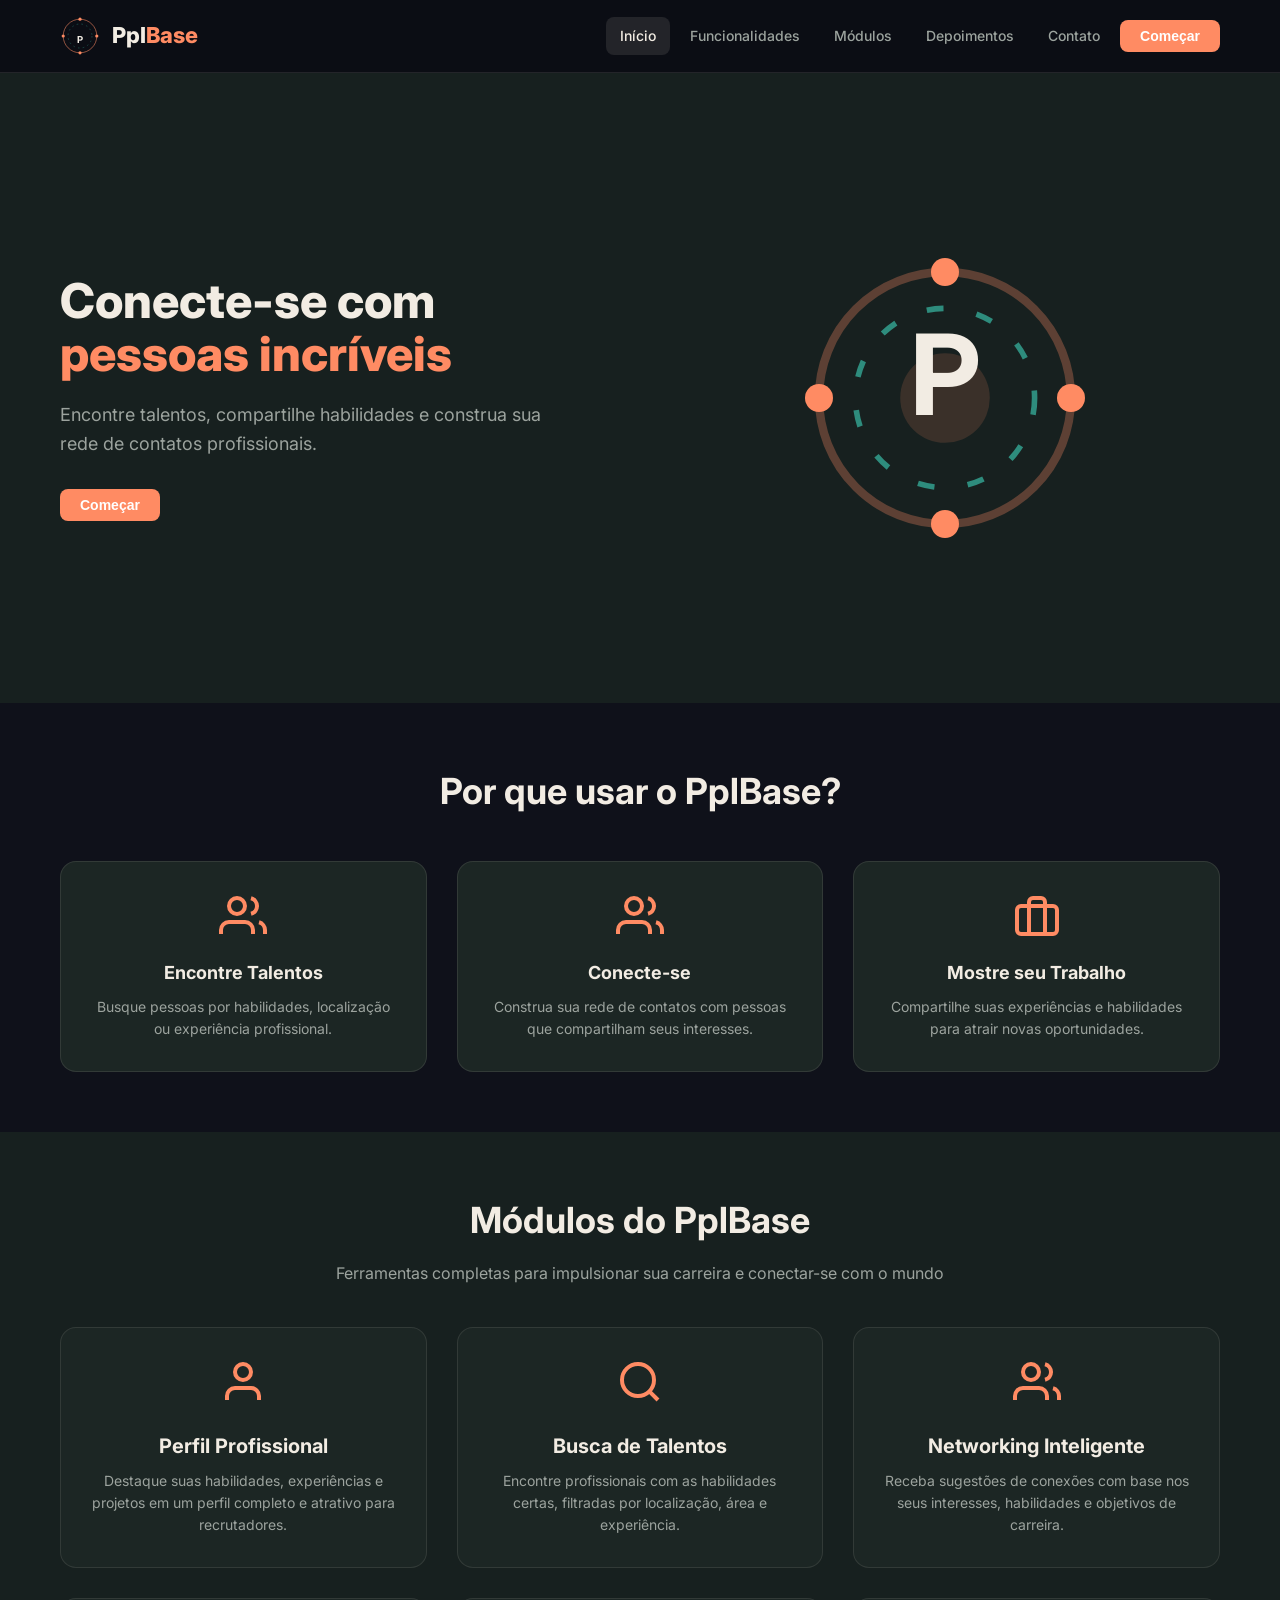
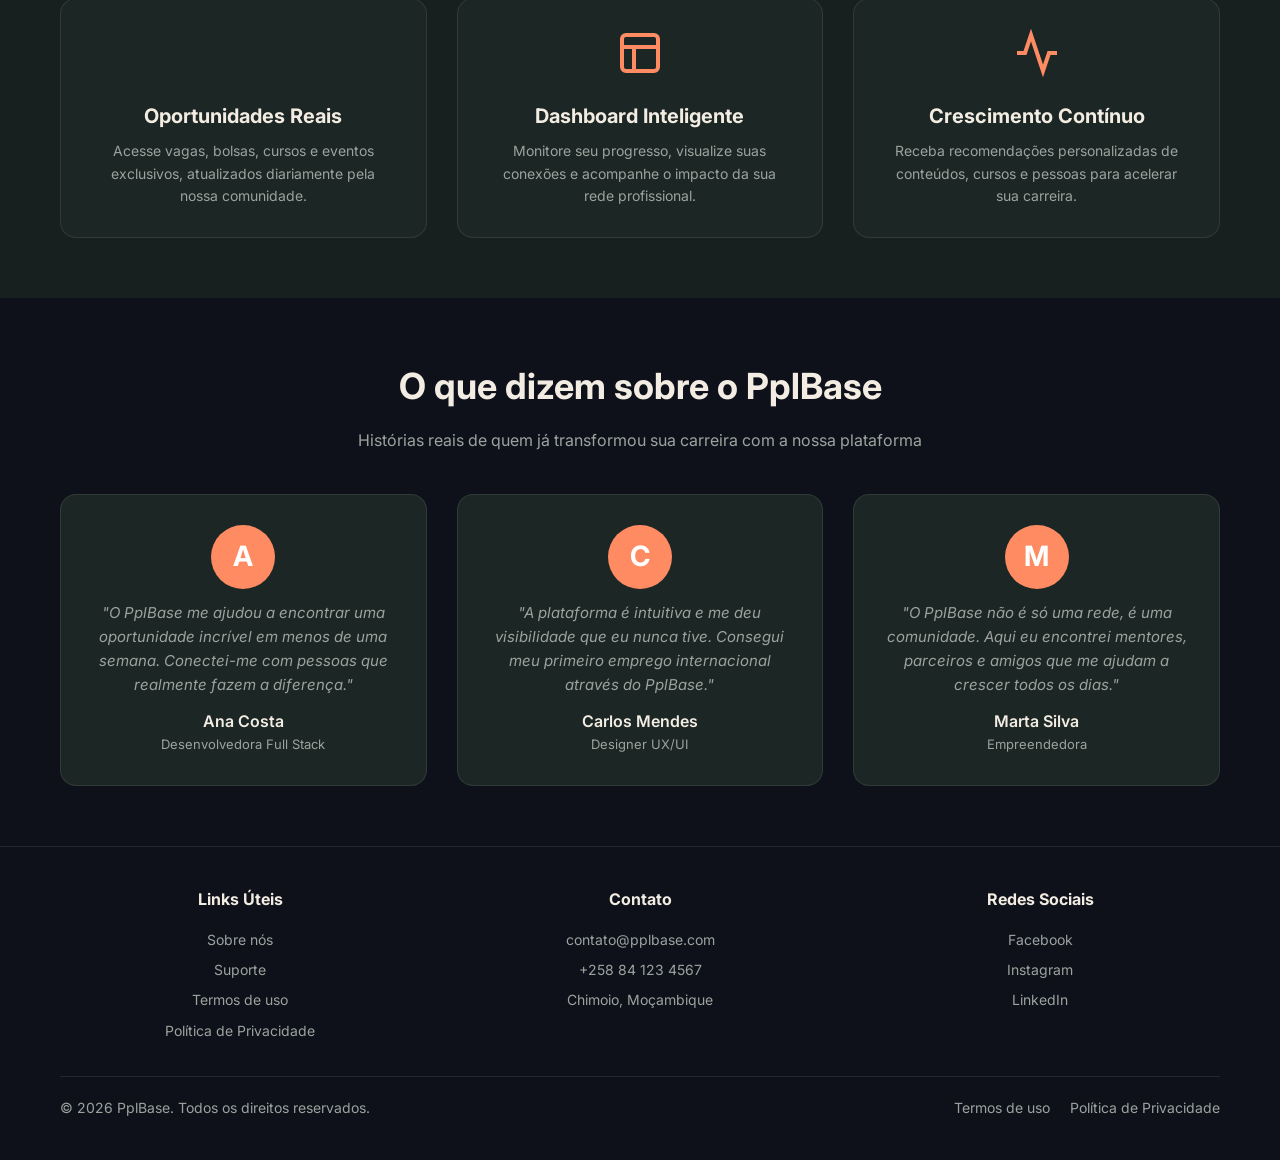
<file: frontend/index.html>
<!DOCTYPE html>
<html lang="pt-BR" data-theme="dark">
<head>
    <meta charset="UTF-8">
    <meta name="viewport" content="width=device-width, initial-scale=1.0">
    <title>PplBase - Conectando Talentos</title>
    <link rel="stylesheet" href="style.css">
    <link href="https://fonts.googleapis.com/css2?family=Inter:wght@400;500;600;700;800&display=swap" rel="stylesheet">
    <style>
        * { margin: 0; padding: 0; box-sizing: border-box; }
        body {
            font-family: 'Inter', sans-serif;
            background: var(--cor-fundo);
            color: var(--cor-texto);
            min-height: 100vh;
        }
        .container { max-width: 1200px; margin: 0 auto; padding: 0 20px; }

        .navbar {
            padding: 16px 0;
            background: rgba(11, 13, 21, 0.95);
            backdrop-filter: blur(10px);
            border-bottom: 1px solid var(--cor-borda);
            position: sticky;
            top: 0;
            z-index: 100;
        }
        .navbar .container {
            display: flex;
            justify-content: space-between;
            align-items: center;
            flex-wrap: wrap;
            position: relative;
        }
        .logo {
            display: flex;
            align-items: center;
            gap: 12px;
        }
        .logo-avatar {
            width: 40px;
            height: 40px;
            flex-shrink: 0;
        }
        .logo-svg {
            width: 100%;
            height: 100%;
            animation: girarLogo 8s linear infinite;
        }
        .logo-ring {
            fill: none;
            stroke: var(--cor-primaria);
            stroke-width: 2;
            opacity: 0.7;
        }
        .logo-ring-2 {
            stroke: var(--cor-secundaria);
            stroke-width: 1.5;
            stroke-dasharray: 4 8;
            animation: girarLogo 4s linear infinite reverse;
        }
        .logo-dot {
            fill: var(--cor-primaria);
            animation: pulsarDot 2s ease-in-out infinite;
        }
        .logo-dot:nth-child(3) { animation-delay: 0.5s; }
        .logo-dot:nth-child(4) { animation-delay: 1s; }
        .logo-dot:nth-child(5) { animation-delay: 1.5s; }
        .logo-letter {
            fill: var(--cor-texto);
            font-size: 24px;
            font-weight: 700;
            font-family: 'Inter', sans-serif;
            text-anchor: middle;
            dominant-baseline: central;
        }
        .logo-text {
            font-size: 22px;
            font-weight: 800;
            color: var(--cor-texto);
        }
        .logo-text .highlight { color: var(--cor-primaria); }
        @keyframes girarLogo {
            0% { transform: rotate(0deg); }
            100% { transform: rotate(360deg); }
        }
        @keyframes pulsarDot {
            0%, 100% { opacity: 0.3; r: 3; }
            50% { opacity: 1; r: 5; }
        }

        .nav-links {
            display: flex;
            align-items: center;
            gap: 6px;
            flex-wrap: wrap;
        }
        .nav-links a {
            color: var(--cor-texto-secundario);
            text-decoration: none;
            padding: 8px 14px;
            border-radius: 8px;
            font-weight: 500;
            font-size: 14px;
            transition: all 0.2s;
        }
        .nav-links a:hover, .nav-links a.active {
            color: var(--cor-texto);
            background: var(--cor-borda);
        }
        .btn-primary {
            padding: 8px 20px;
            background: var(--cor-primaria);
            color: #fff;
            border: none;
            border-radius: 8px;
            font-weight: 600;
            font-size: 14px;
            cursor: pointer;
            transition: all 0.3s;
        }
        .btn-primary:hover {
            transform: translateY(-2px);
            box-shadow: 0 8px 30px rgba(255, 139, 99, 0.4);
        }

        .menu-toggle {
            display: none;
            background: none;
            border: none;
            color: var(--cor-texto);
            font-size: 24px;
            cursor: pointer;
            padding: 8px;
        }
        .nav-links.mobile {
            display: none;
            flex-direction: column;
            background: var(--cor-cartao);
            border: 1px solid var(--cor-borda);
            border-radius: 12px;
            padding: 16px;
            position: absolute;
            top: 60px;
            right: 0;
            z-index: 100;
            min-width: 180px;
            width: 100%;
            max-width: 280px;
        }
        .nav-links.mobile.open { display: flex; }
        .nav-links.mobile a { padding: 10px 12px; }
        .nav-links.mobile .btn-primary { width: 100%; text-align: center; margin-top: 4px; }

        .hero {
            padding: 80px 0 60px;
            min-height: 70vh;
            display: flex;
            align-items: center;
        }
        .hero .container {
            display: grid;
            grid-template-columns: 1fr 1fr;
            gap: 60px;
            align-items: center;
        }
        .hero h1 {
            font-size: 48px;
            font-weight: 800;
            line-height: 1.1;
            margin-bottom: 20px;
        }
        .hero h1 .highlight { color: var(--cor-primaria); }
        .hero p {
            font-size: 18px;
            color: var(--cor-texto-secundario);
            max-width: 500px;
            margin-bottom: 30px;
        }
        .hero-buttons { display: flex; gap: 16px; flex-wrap: wrap; }

        .features {
            padding: 60px 0;
            background: #0F111A;
        }
        .features h2 {
            text-align: center;
            font-size: 36px;
            margin-bottom: 40px;
        }
        .features-grid {
            display: grid;
            grid-template-columns: repeat(3, 1fr);
            gap: 30px;
        }
        .feature-card {
            background: var(--cor-cartao);
            padding: 30px;
            border-radius: 16px;
            border: 1px solid var(--cor-borda);
            text-align: center;
            transition: all 0.3s;
        }
        .feature-card:hover {
            border-color: var(--cor-primaria);
            transform: translateY(-5px);
        }
        .feature-card .icon {
            margin-bottom: 12px;
            color: var(--cor-primaria);
        }
        .feature-card h3 {
            font-size: 18px;
            margin-bottom: 8px;
        }
        .feature-card p {
            color: var(--cor-texto-secundario);
            font-size: 14px;
        }

        .modulos {
            padding: 60px 0;
            background: var(--cor-fundo);
        }
        .modulos h2 {
            text-align: center;
            font-size: 36px;
            margin-bottom: 12px;
        }
        .modulos .subtitle {
            text-align: center;
            color: var(--cor-texto-secundario);
            font-size: 16px;
            margin-bottom: 40px;
        }
        .modulos-grid {
            display: grid;
            grid-template-columns: repeat(3, 1fr);
            gap: 30px;
        }
        .modulo-card {
            background: var(--cor-cartao);
            border: 1px solid var(--cor-borda);
            border-radius: 16px;
            padding: 30px;
            text-align: center;
            transition: all 0.3s;
        }
        .modulo-card:hover {
            border-color: var(--cor-primaria);
            transform: translateY(-5px);
        }
        .modulo-card .icon { margin-bottom: 16px; color: var(--cor-primaria); }
        .modulo-card h3 {
            font-size: 20px;
            margin-bottom: 8px;
            color: var(--cor-texto);
        }
        .modulo-card p {
            color: var(--cor-texto-secundario);
            font-size: 14px;
            line-height: 1.6;
        }

        .depoimentos {
            padding: 60px 0;
            background: #0F111A;
        }
        .depoimentos h2 {
            text-align: center;
            font-size: 36px;
            margin-bottom: 12px;
        }
        .depoimentos .subtitle {
            text-align: center;
            color: var(--cor-texto-secundario);
            font-size: 16px;
            margin-bottom: 40px;
        }
        .depoimentos-grid {
            display: grid;
            grid-template-columns: repeat(3, 1fr);
            gap: 30px;
        }
        .depoimento-card {
            background: var(--cor-cartao);
            border: 1px solid var(--cor-borda);
            border-radius: 16px;
            padding: 30px;
            text-align: center;
            transition: all 0.3s;
        }
        .depoimento-card:hover {
            border-color: var(--cor-primaria);
            transform: translateY(-5px);
        }
        .depoimento-card .avatar {
            width: 64px;
            height: 64px;
            border-radius: 50%;
            background: var(--cor-primaria);
            display: flex;
            align-items: center;
            justify-content: center;
            font-size: 28px;
            font-weight: 700;
            color: #fff;
            margin: 0 auto 12px;
        }
        .depoimento-card blockquote {
            color: var(--cor-texto-secundario);
            font-size: 15px;
            font-style: italic;
            line-height: 1.6;
            margin-bottom: 12px;
        }
        .depoimento-card .nome {
            font-weight: 600;
            color: var(--cor-texto);
            font-size: 16px;
        }
        .depoimento-card .cargo {
            color: var(--cor-texto-secundario);
            font-size: 13px;
        }

        .footer {
            padding: 40px 0;
            border-top: 1px solid var(--cor-borda);
            background: #0F111A;
        }
        .footer-grid {
            display: grid;
            grid-template-columns: 1fr 1fr 1fr;
            gap: 40px;
            margin-bottom: 30px;
        }
        .footer-grid h4 {
            color: var(--cor-texto);
            font-size: 16px;
            margin-bottom: 12px;
        }
        .footer-grid a {
            display: block;
            color: var(--cor-texto-secundario);
            text-decoration: none;
            font-size: 14px;
            padding: 4px 0;
            transition: color 0.3s;
        }
        .footer-grid a:hover { color: var(--cor-primaria); }
        .footer-bottom {
            border-top: 1px solid var(--cor-borda);
            padding-top: 20px;
            display: flex;
            justify-content: space-between;
            align-items: center;
            flex-wrap: wrap;
            gap: 12px;
            color: var(--cor-texto-secundario);
            font-size: 14px;
        }
        .footer-bottom a {
            color: var(--cor-texto-secundario);
            text-decoration: none;
            margin-left: 16px;
        }
        .footer-bottom a:hover { color: var(--cor-primaria); }

        @media (max-width: 1024px) {
            .hero .container { grid-template-columns: 1fr; text-align: center; }
            .hero p { margin: 0 auto 30px; }
            .hero-buttons { justify-content: center; }
            .features-grid, .modulos-grid, .depoimentos-grid { grid-template-columns: 1fr 1fr; }
            .footer-grid { grid-template-columns: 1fr 1fr; }
        }
        @media (max-width: 768px) {
            .nav-links.desktop { display: none; }
            .menu-toggle { display: block; }
            .features-grid, .modulos-grid, .depoimentos-grid { grid-template-columns: 1fr; }
            .hero h1 { font-size: 32px; }
            .nav-links.mobile { max-width: 100%; right: 0; }
            .footer-grid { grid-template-columns: 1fr; text-align: center; }
            .footer-bottom { flex-direction: column; text-align: center; }
            .footer-bottom a { margin: 0 8px; }
        }
        @media (max-width: 480px) {
            .hero h1 { font-size: 26px; }
            .hero { padding: 40px 0 30px; min-height: auto; }
            .features, .modulos, .depoimentos { padding: 30px 0; }
            .features h2, .modulos h2, .depoimentos h2 { font-size: 28px; }
            .logo-text { font-size: 18px; }
            .logo-avatar { width: 32px; height: 32px; }
            .btn-primary { padding: 8px 16px; font-size: 13px; }
        }
    </style>
</head>
<body>

    <nav class="navbar">
        <div class="container">
            <div class="logo">
                <div class="logo-avatar">
                    <svg class="logo-svg" viewBox="0 0 100 100">
                        <circle class="logo-ring" cx="50" cy="50" r="42" />
                        <circle class="logo-ring logo-ring-2" cx="50" cy="50" r="30" />
                        <circle class="logo-dot" cx="50" cy="8" r="4" />
                        <circle class="logo-dot" cx="50" cy="92" r="4" />
                        <circle class="logo-dot" cx="8" cy="50" r="4" />
                        <circle class="logo-dot" cx="92" cy="50" r="4" />
                        <text class="logo-letter" x="50" y="58" text-anchor="middle">P</text>
                    </svg>
                </div>
                <span class="logo-text">Ppl<span class="highlight">Base</span></span>
            </div>
            <button class="menu-toggle" id="menuToggle">
                <svg width="24" height="24" viewBox="0 0 24 24" fill="none" stroke="currentColor" stroke-width="2">
                    <line x1="3" y1="6" x2="21" y2="6"/>
                    <line x1="3" y1="12" x2="21" y2="12"/>
                    <line x1="3" y1="18" x2="21" y2="18"/>
                </svg>
            </button>
            <div class="nav-links desktop">
                <a href="index.html" class="active">Início</a>
                <a href="#funcionalidades">Funcionalidades</a>
                <a href="#modulos">Módulos</a>
                <a href="#depoimentos">Depoimentos</a>
                <a href="#contato">Contato</a>
                <button class="btn-primary" onclick="window.location.href='login.html'">Começar</button>
            </div>
            <div class="nav-links mobile" id="mobileMenu">
                <a href="index.html" class="active">Início</a>
                <a href="#funcionalidades">Funcionalidades</a>
                <a href="#modulos">Módulos</a>
                <a href="#depoimentos">Depoimentos</a>
                <a href="#contato">Contato</a>
                <button class="btn-primary" onclick="window.location.href='login.html'">Começar</button>
            </div>
        </div>
    </nav>

    <section class="hero">
        <div class="container">
            <div>
                <h1>Conecte-se com <span class="highlight">pessoas incríveis</span></h1>
                <p>Encontre talentos, compartilhe habilidades e construa sua rede de contatos profissionais.</p>
                <div class="hero-buttons">
                    <button class="btn-primary" onclick="window.location.href='login.html'">Começar</button>
                </div>
            </div>
            <div style="display:flex; justify-content:center; align-items:center;">
                <div style="width:280px; height:280px;">
                    <svg viewBox="0 0 100 100" style="width:100%; height:100%; animation: girarLogo 12s linear infinite;">
                        <circle cx="50" cy="50" r="45" fill="none" stroke="var(--cor-primaria)" stroke-width="3" opacity="0.3" />
                        <circle cx="50" cy="50" r="32" fill="none" stroke="var(--cor-secundaria)" stroke-width="2" stroke-dasharray="6 12" />
                        <circle cx="50" cy="5" r="5" fill="var(--cor-primaria)" />
                        <circle cx="50" cy="95" r="5" fill="var(--cor-primaria)" />
                        <circle cx="5" cy="50" r="5" fill="var(--cor-primaria)" />
                        <circle cx="95" cy="50" r="5" fill="var(--cor-primaria)" />
                        <circle cx="50" cy="50" r="16" fill="var(--cor-primaria)" opacity="0.15" />
                        <text x="50" y="56" text-anchor="middle" fill="var(--cor-texto)" font-size="40" font-weight="700" font-family="Inter">P</text>
                    </svg>
                </div>
            </div>
        </div>
    </section>

    <section class="features" id="funcionalidades">
        <div class="container">
            <h2>Por que usar o <span class="highlight">PplBase</span>?</h2>
            <div class="features-grid">
                <div class="feature-card">
                    <div class="icon">
                        <svg width="48" height="48" viewBox="0 0 24 24" fill="none" stroke="currentColor" stroke-width="2"><path d="M17 21v-2a4 4 0 0 0-4-4H5a4 4 0 0 0-4 4v2"/><circle cx="9" cy="7" r="4"/><path d="M23 21v-2a4 4 0 0 0-3-3.87"/><path d="M16 3.13a4 4 0 0 1 0 7.75"/></svg>
                    </div>
                    <h3>Encontre Talentos</h3>
                    <p>Busque pessoas por habilidades, localização ou experiência profissional.</p>
                </div>
                <div class="feature-card">
                    <div class="icon">
                        <svg width="48" height="48" viewBox="0 0 24 24" fill="none" stroke="currentColor" stroke-width="2"><path d="M17 21v-2a4 4 0 0 0-4-4H5a4 4 0 0 0-4 4v2"/><circle cx="9" cy="7" r="4"/><path d="M23 21v-2a4 4 0 0 0-3-3.87"/><path d="M16 3.13a4 4 0 0 1 0 7.75"/></svg>
                    </div>
                    <h3>Conecte-se</h3>
                    <p>Construa sua rede de contatos com pessoas que compartilham seus interesses.</p>
                </div>
                <div class="feature-card">
                    <div class="icon">
                        <svg width="48" height="48" viewBox="0 0 24 24" fill="none" stroke="currentColor" stroke-width="2"><rect x="2" y="7" width="20" height="14" rx="2"/><path d="M16 21V5a2 2 0 0 0-2-2h-4a2 2 0 0 0-2 2v16"/></svg>
                    </div>
                    <h3>Mostre seu Trabalho</h3>
                    <p>Compartilhe suas experiências e habilidades para atrair novas oportunidades.</p>
                </div>
            </div>
        </div>
    </section>

    <section class="modulos" id="modulos">
        <div class="container">
            <h2>Módulos do <span class="highlight">PplBase</span></h2>
            <p class="subtitle">Ferramentas completas para impulsionar sua carreira e conectar-se com o mundo</p>
            <div class="modulos-grid">
                <div class="modulo-card">
                    <div class="icon">
                        <svg width="48" height="48" viewBox="0 0 24 24" fill="none" stroke="currentColor" stroke-width="2"><path d="M20 21v-2a4 4 0 0 0-4-4H8a4 4 0 0 0-4 4v2"/><circle cx="12" cy="7" r="4"/></svg>
                    </div>
                    <h3>Perfil Profissional</h3>
                    <p>Destaque suas habilidades, experiências e projetos em um perfil completo e atrativo para recrutadores.</p>
                </div>
                <div class="modulo-card">
                    <div class="icon">
                        <svg width="48" height="48" viewBox="0 0 24 24" fill="none" stroke="currentColor" stroke-width="2"><circle cx="11" cy="11" r="8"/><line x1="21" y1="21" x2="16.65" y2="16.65"/></svg>
                    </div>
                    <h3>Busca de Talentos</h3>
                    <p>Encontre profissionais com as habilidades certas, filtradas por localização, área e experiência.</p>
                </div>
                <div class="modulo-card">
                    <div class="icon">
                        <svg width="48" height="48" viewBox="0 0 24 24" fill="none" stroke="currentColor" stroke-width="2"><path d="M17 21v-2a4 4 0 0 0-4-4H5a4 4 0 0 0-4 4v2"/><circle cx="9" cy="7" r="4"/><path d="M23 21v-2a4 4 0 0 0-3-3.87"/><path d="M16 3.13a4 4 0 0 1 0 7.75"/></svg>
                    </div>
                    <h3>Networking Inteligente</h3>
                    <p>Receba sugestões de conexões com base nos seus interesses, habilidades e objetivos de carreira.</p>
                </div>
                <div class="modulo-card">
                    <div class="icon">
                        <svg width="48" height="48" viewBox="0 0 24 24" fill="none" stroke="currentColor" stroke-width="2"><briefcase/></svg>
                    </div>
                    <h3>Oportunidades Reais</h3>
                    <p>Acesse vagas, bolsas, cursos e eventos exclusivos, atualizados diariamente pela nossa comunidade.</p>
                </div>
                <div class="modulo-card">
                    <div class="icon">
                        <svg width="48" height="48" viewBox="0 0 24 24" fill="none" stroke="currentColor" stroke-width="2"><rect x="3" y="3" width="18" height="18" rx="2"/><line x1="3" y1="9" x2="21" y2="9"/><line x1="9" y1="21" x2="9" y2="9"/></svg>
                    </div>
                    <h3>Dashboard Inteligente</h3>
                    <p>Monitore seu progresso, visualize suas conexões e acompanhe o impacto da sua rede profissional.</p>
                </div>
                <div class="modulo-card">
                    <div class="icon">
                        <svg width="48" height="48" viewBox="0 0 24 24" fill="none" stroke="currentColor" stroke-width="2"><polyline points="22 12 18 12 15 21 9 3 6 12 2 12"/></svg>
                    </div>
                    <h3>Crescimento Contínuo</h3>
                    <p>Receba recomendações personalizadas de conteúdos, cursos e pessoas para acelerar sua carreira.</p>
                </div>
            </div>
        </div>
    </section>

    <section class="depoimentos" id="depoimentos">
        <div class="container">
            <h2>O que dizem sobre o <span class="highlight">PplBase</span></h2>
            <p class="subtitle">Histórias reais de quem já transformou sua carreira com a nossa plataforma</p>
            <div class="depoimentos-grid">
                <div class="depoimento-card">
                    <div class="avatar">A</div>
                    <blockquote>"O PplBase me ajudou a encontrar uma oportunidade incrível em menos de uma semana. Conectei-me com pessoas que realmente fazem a diferença."</blockquote>
                    <div class="nome">Ana Costa</div>
                    <div class="cargo">Desenvolvedora Full Stack</div>
                </div>
                <div class="depoimento-card">
                    <div class="avatar">C</div>
                    <blockquote>"A plataforma é intuitiva e me deu visibilidade que eu nunca tive. Consegui meu primeiro emprego internacional através do PplBase."</blockquote>
                    <div class="nome">Carlos Mendes</div>
                    <div class="cargo">Designer UX/UI</div>
                </div>
                <div class="depoimento-card">
                    <div class="avatar">M</div>
                    <blockquote>"O PplBase não é só uma rede, é uma comunidade. Aqui eu encontrei mentores, parceiros e amigos que me ajudam a crescer todos os dias."</blockquote>
                    <div class="nome">Marta Silva</div>
                    <div class="cargo">Empreendedora</div>
                </div>
            </div>
        </div>
    </section>

    <footer class="footer" id="contato">
        <div class="container">
            <div class="footer-grid">
                <div>
                    <h4>Links Úteis</h4>
                    <a href="#">Sobre nós</a>
                    <a href="#">Suporte</a>
                    <a href="termos.html">Termos de uso</a>
                    <a href="#">Política de Privacidade</a>
                </div>
                <div>
                    <h4>Contato</h4>
                    <a href="mailto:contato@pplbase.com">contato@pplbase.com</a>
                    <a href="tel:+258841234567">+258 84 123 4567</a>
                    <a href="#">Chimoio, Moçambique</a>
                </div>
                <div>
                    <h4>Redes Sociais</h4>
                    <a href="#">Facebook</a>
                    <a href="#">Instagram</a>
                    <a href="#">LinkedIn</a>
                </div>
            </div>
            <div class="footer-bottom">
                <span>&copy; 2026 PplBase. Todos os direitos reservados.</span>
                <div>
                    <a href="termos.html">Termos de uso</a>
                    <a href="#">Política de Privacidade</a>
                </div>
            </div>
        </div>
    </footer>

    <script>
        document.getElementById('menuToggle').addEventListener('click', () => {
            document.getElementById('mobileMenu').classList.toggle('open');
        });
    </script>
<script src="tema.js"></script>
</body>
</html>
</file>
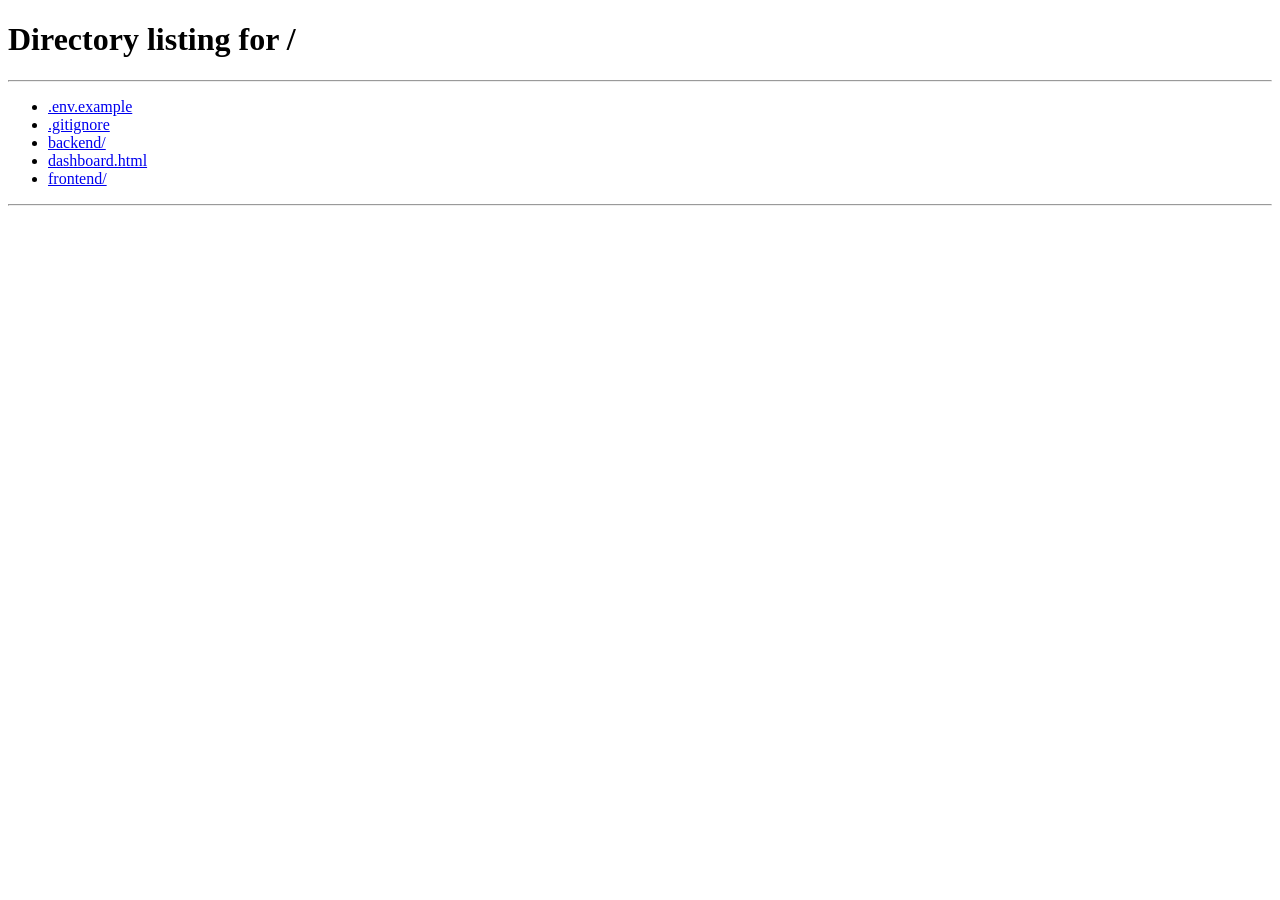
<file: frontend/busca.html>
﻿<!DOCTYPE html>
<html lang="pt-BR" data-theme="dark">
<head>
    <meta charset="UTF-8">
    <meta name="viewport" content="width=device-width, initial-scale=1.0">
    <title>Buscar - PplBase</title>
    <link rel="stylesheet" href="style.css">
    <link href="https://fonts.googleapis.com/css2?family=Inter:wght@400;500;600;700;800&display=swap" rel="stylesheet">
    <style>
        .busca-container { max-width: 1000px; margin: 30px auto; padding: 0 20px; }
        .busca-header { margin-bottom: 24px; }
        .busca-header h1 { font-size: 28px; margin-bottom: 8px; }
        .busca-header p { color: var(--cor-texto-secundario); }

        .filtros-box {
            background: var(--cor-cartao);
            border: 1px solid var(--cor-borda);
            border-radius: 12px;
            padding: 20px;
            margin-bottom: 24px;
        }
        .filtros-grid {
            display: grid;
            grid-template-columns: 2fr 1.5fr 1.5fr 1fr;
            gap: 12px;
            align-items: end;
        }
        .filtros-grid input,
        .filtros-grid select {
            width: 100%;
            padding: 12px 14px;
            background: var(--cor-fundo);
            border: 2px solid var(--cor-borda);
            border-radius: 10px;
            color: var(--cor-texto);
            font-size: 14px;
        }
        .filtros-grid input:focus,
        .filtros-grid select:focus {
            outline: none;
            border-color: var(--cor-primaria);
        }
        .filtros-grid label {
            display: block;
            font-size: 12px;
            color: var(--cor-texto-secundario);
            margin-bottom: 4px;
            font-weight: 500;
        }
        .filtros-grid > div { position: relative; }

        /* Lista de sugestões de habilidades */
        .sugestoes-lista {
            position: absolute;
            top: 100%;
            left: 0;
            right: 0;
            background: var(--cor-cartao);
            border: 1px solid var(--cor-borda);
            border-radius: 8px;
            margin-top: 4px;
            max-height: 220px;
            overflow-y: auto;
            z-index: 1000;
            box-shadow: 0 8px 30px rgba(0,0,0,0.4);
        }
        .sugestoes-lista .item {
            padding: 10px 14px;
            cursor: pointer;
            font-size: 14px;
            color: var(--cor-texto);
            border-bottom: 1px solid var(--cor-borda);
            transition: background 0.2s;
        }
        .sugestoes-lista .item:last-child { border-bottom: none; }
        .sugestoes-lista .item:hover,
        .sugestoes-lista .item.ativo {
            background: var(--cor-hover);
            color: var(--cor-primaria);
        }
        .sugestoes-lista .item .match {
            font-weight: 700;
            color: var(--cor-primaria);
        }

        .resultados-header {
            display: flex;
            justify-content: space-between;
            align-items: center;
            margin-bottom: 16px;
            color: var(--cor-texto-secundario);
            font-size: 14px;
        }
        .resultados-grid {
            display: grid;
            grid-template-columns: repeat(auto-fill, minmax(280px, 1fr));
            gap: 20px;
        }
        .user-card {
            background: var(--cor-cartao);
            border: 1px solid var(--cor-borda);
            border-radius: 12px;
            padding: 20px;
            transition: all 0.3s;
            text-align: center;
        }
        .user-card:hover {
            border-color: var(--cor-primaria);
            transform: translateY(-4px);
        }
        .user-card .avatar {
            width: 64px;
            height: 64px;
            border-radius: 50%;
            background: var(--cor-primaria);
            display: flex;
            align-items: center;
            justify-content: center;
            color: white;
            font-size: 24px;
            font-weight: 700;
            margin: 0 auto 12px;
            overflow: hidden;
        }
        .user-card .avatar img { width: 100%; height: 100%; object-fit: cover; }
        .user-card h3 { font-size: 16px; margin-bottom: 4px; }
        .user-card .username { color: var(--cor-primaria); font-size: 13px; margin-bottom: 8px; }
        .user-card .local { color: var(--cor-texto-secundario); font-size: 13px; margin-bottom: 8px; }
        .user-card .bio {
            color: var(--cor-texto-secundario);
            font-size: 13px;
            display: -webkit-box;
            -webkit-line-clamp: 2;
            -webkit-box-orient: vertical;
            overflow: hidden;
            margin-bottom: 12px;
        }
        .user-card .tags {
            display: flex;
            flex-wrap: wrap;
            gap: 4px;
            justify-content: center;
            margin-bottom: 12px;
        }
        .user-card .tag {
            background: var(--cor-fundo);
            color: var(--cor-primaria);
            padding: 3px 10px;
            border-radius: 12px;
            font-size: 11px;
            border: 1px solid var(--cor-borda);
        }
        .user-card .btn-ver {
            display: inline-block;
            padding: 8px 20px;
            background: transparent;
            color: var(--cor-primaria);
            border: 1px solid var(--cor-primaria);
            border-radius: 8px;
            font-size: 13px;
            text-decoration: none;
            font-weight: 600;
            transition: all 0.3s;
        }
        .user-card .btn-ver:hover { background: var(--cor-primaria); color: white; }

        .empty {
            color: var(--cor-texto-secundario);
            text-align: center;
            padding: 60px 0;
        }

        @media (max-width: 768px) {
            .filtros-grid { grid-template-columns: 1fr; }
            .resultados-grid { grid-template-columns: 1fr; }
        }
    </style>
</head>
<body>

    <nav class="navbar">
        <div class="container">
            <div class="logo">
                <div class="logo-avatar">
                    <svg class="logo-svg" viewBox="0 0 100 100">
                        <circle class="logo-ring" cx="50" cy="50" r="42" />
                        <circle class="logo-ring logo-ring-2" cx="50" cy="50" r="30" />
                        <circle class="logo-dot" cx="50" cy="8" r="4" />
                        <circle class="logo-dot" cx="50" cy="92" r="4" />
                        <circle class="logo-dot" cx="8" cy="50" r="4" />
                        <circle class="logo-dot" cx="92" cy="50" r="4" />
                        <text class="logo-letter" x="50" y="58" text-anchor="middle">P</text>
                    </svg>
                </div>
                <span class="logo-text">Ppl<span class="highlight">Base</span></span>
            </div>
            <div class="nav-links">
                <a href="inicio.html">Início</a>
                <a href="busca.html" class="active">Buscar</a>
                <a href="dashboard.html">Dashboard</a>
                <button class="btn btn-outline btn-small" id="btnLogout">Sair</button>
            </div>
        </div>
    </nav>

    <div class="busca-container">
        <div class="busca-header">
            <h1>🔍 Buscar Agentes</h1>
            <p>Encontre pessoas por nome, habilidade ou localização</p>
        </div>

        <div class="filtros-box">
            <div class="filtros-grid">
                <div>
                    <label>Agente</label>
                    <input type="text" id="searchAgente" placeholder="Nome ou username..." autocomplete="off">
                </div>
                <div>
                    <label>Habilidade</label>
                    <input type="text" id="searchHabilidade" placeholder="Ex: Python..." autocomplete="off">
                </div>
                <div>
                    <label>Localização</label>
                    <select id="searchLocalizacao">
                        <option value="">Todas</option>
                    </select>
                </div>
                <div>
                    <label>Ordenar</label>
                    <select id="searchOrdenar">
                        <option value="relevancia">Relevância</option>
                        <option value="nome">Nome</option>
                        <option value="recente">Recente</option>
                        <option value="localizacao">Localização</option>
                    </select>
                </div>
            </div>
        </div>

        <div class="resultados-header">
            <span id="resultCount"></span>
        </div>

        <div id="resultsContainer">
            <div class="empty">
                <div style="font-size:48px; margin-bottom:16px;">🔍</div>
                <p>Comece a digitar para buscar agentes</p>
                <p style="font-size:13px; margin-top:8px; opacity:0.7;">Por nome, habilidade ou localização</p>
            </div>
        </div>
    </div>

    <footer style="padding:40px 0; text-align:center; border-top:1px solid var(--cor-borda); color:var(--cor-texto-secundario);">
        <div class="container"><p>&copy; 2026 PplBase</p></div>
    </footer>

    <script src="busca.js"></script>
</body>
</html>
</file>
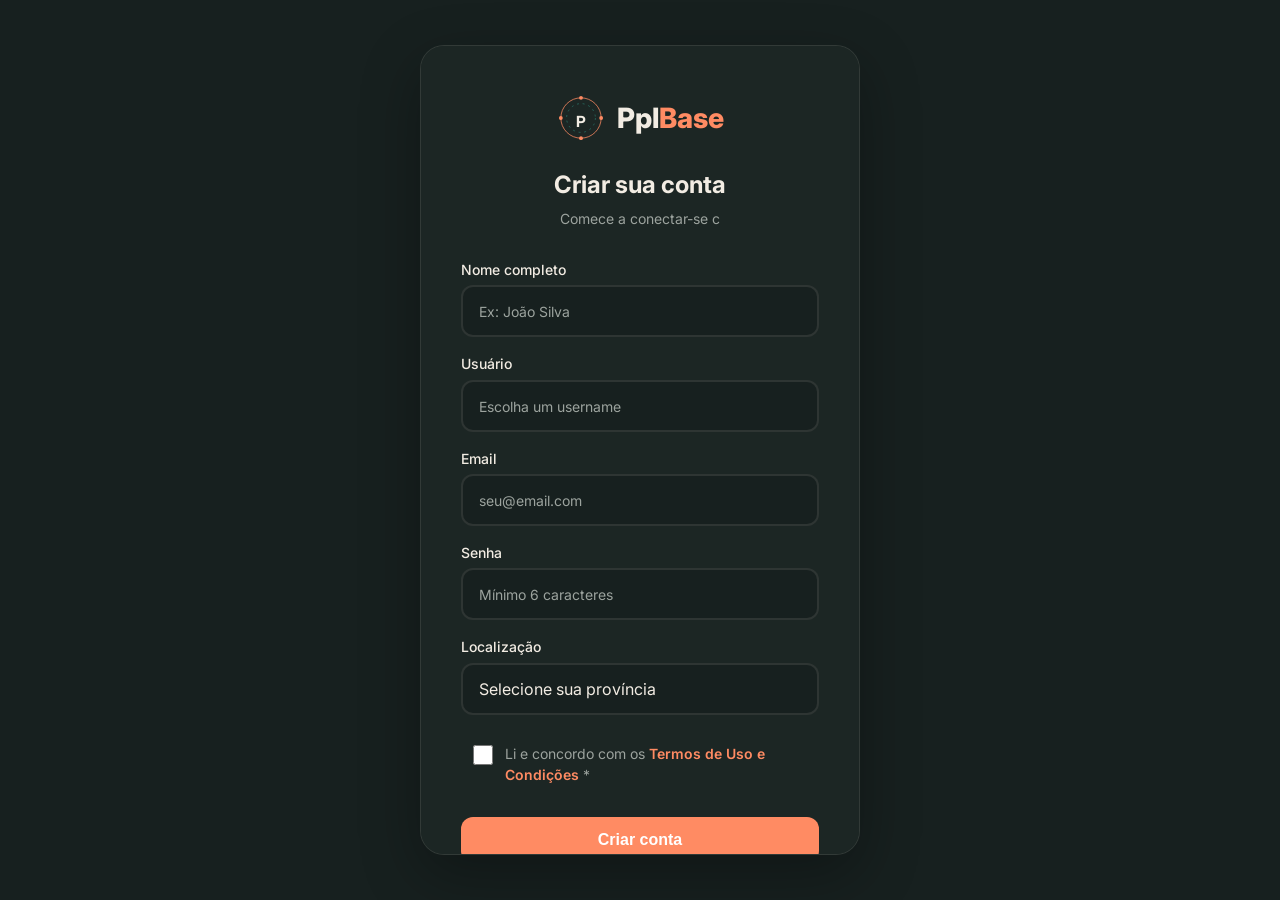
<file: frontend/cadastro.html>
﻿<!DOCTYPE html>
<html lang="pt-BR" data-theme="dark">
<head>
    <meta charset="UTF-8">
    <meta name="viewport" content="width=device-width, initial-scale=1.0">
    <title>Criar Conta - PplBase</title>
    <link rel="stylesheet" href="style.css">
    <link href="https://fonts.googleapis.com/css2?family=Inter:wght@400;500;600;700;800&display=swap" rel="stylesheet">
    <style>
        * { margin: 0; padding: 0; box-sizing: border-box; }
        body {
            font-family: 'Inter', sans-serif;
            background: var(--cor-fundo);
            color: var(--cor-texto);
            min-height: 100vh;
            display: flex;
            align-items: center;
            justify-content: center;
            padding: 20px;
        }
        .cadastro-container {
            background: var(--cor-cartao);
            border: 1px solid var(--cor-borda);
            border-radius: 24px;
            padding: 48px 40px;
            max-width: 440px;
            width: 100%;
            max-height: 90vh;
            overflow-y: auto;
            box-shadow: 0 20px 60px rgba(0, 0, 0, 0.3);
        }
        .login-logo {
            display: flex;
            align-items: center;
            justify-content: center;
            gap: 12px;
            margin-bottom: 24px;
            flex-wrap: wrap;
        }
        .login-logo .logo-avatar { width: 48px; height: 48px; flex-shrink: 0; }
        .login-logo .logo-svg { width: 100%; height: 100%; animation: girarLogo 8s linear infinite; }
        .login-logo .logo-ring { fill: none; stroke: var(--cor-primaria); stroke-width: 2; opacity: 0.8; }
        .login-logo .logo-ring-2 { stroke: var(--cor-secundaria); stroke-width: 1.5; stroke-dasharray: 4 8; animation: girarLogo 4s linear infinite reverse; }
        .login-logo .logo-dot { fill: var(--cor-primaria); animation: pulsarDot 2s ease-in-out infinite; }
        .login-logo .logo-dot:nth-child(3) { animation-delay: 0.5s; }
        .login-logo .logo-dot:nth-child(4) { animation-delay: 1s; }
        .login-logo .logo-dot:nth-child(5) { animation-delay: 1.5s; }
        .login-logo .logo-letter { fill: var(--cor-texto); font-size: 32px; font-weight: 700; font-family: 'Inter', sans-serif; text-anchor: middle; dominant-baseline: central; }
        .login-logo .logo-text { font-size: 28px; font-weight: 800; color: var(--cor-texto); }
        .login-logo .logo-text .highlight { color: var(--cor-primaria); }

        @keyframes girarLogo { 0% { transform: rotate(0deg); } 100% { transform: rotate(360deg); } }
        @keyframes pulsarDot { 0%, 100% { opacity: 0.3; r: 3; } 50% { opacity: 1; r: 5; } }

        .login-title { text-align: center; font-size: 24px; font-weight: 700; margin-bottom: 4px; }
        .login-subtitle { text-align: center; color: var(--cor-texto-secundario); font-size: 14px; margin-bottom: 28px; min-height: 20px; }

        .form-group { margin-bottom: 16px; }
        .form-group label { display: block; font-weight: 500; color: var(--cor-texto); font-size: 14px; margin-bottom: 4px; }
        .form-group input, .form-group select {
            width: 100%;
            padding: 14px 16px;
            background: var(--cor-fundo);
            border: 2px solid var(--cor-borda);
            border-radius: 12px;
            color: var(--cor-texto);
            font-size: 16px;
            transition: border-color 0.3s;
            appearance: none;
            -webkit-appearance: none;
        }
        .form-group input:focus, .form-group select:focus { outline: none; border-color: var(--cor-primaria); }
        .form-group input::placeholder { color: var(--cor-texto-secundario); font-size: 14px; }

        .checkbox-group {
            display: flex;
            align-items: flex-start;
            gap: 12px;
            margin: 0 0 20px 0;
            padding: 12px;
            border-radius: 10px;
            transition: all 0.3s;
        }
        .checkbox-group.destaque {
            background: rgba(255, 139, 99, 0.10);
            border: 1px solid var(--cor-primaria);
        }
        .checkbox-group input[type="checkbox"] {
            width: 20px;
            height: 20px;
            accent-color: var(--cor-primaria);
            margin-top: 2px;
            flex-shrink: 0;
            cursor: pointer;
        }
        .checkbox-group label { color: var(--cor-texto-secundario); font-size: 14px; line-height: 1.5; cursor: pointer; }
        .checkbox-group label a { color: var(--cor-primaria); text-decoration: none; font-weight: 600; }
        .checkbox-group label a:hover { text-decoration: underline; }

        .btn-primary {
            width: 100%;
            padding: 14px;
            background: var(--cor-primaria);
            background-image: none;
            color: #fff;
            border: none;
            border-radius: 12px;
            font-weight: 700;
            font-size: 16px;
            cursor: pointer;
            transition: all 0.3s;
            margin-bottom: 16px;
        }
        .btn-primary:hover { transform: translateY(-2px); box-shadow: 0 8px 30px rgba(255, 139, 99, 0.4); }

        .login-footer { text-align: center; color: var(--cor-texto-secundario); font-size: 14px; }
        .login-footer a { color: var(--cor-primaria); text-decoration: none; font-weight: 600; }
        .login-footer a:hover { text-decoration: underline; }

        .form-message { margin-top: 12px; text-align: center; font-size: 14px; }
        .form-message.success { color: var(--cor-secundaria); }
        .form-message.error { color: #F87171; }

        @media (max-width: 480px) {
            .cadastro-container { padding: 32px 20px; }
            .login-logo { flex-direction: column; gap: 8px; }
            .login-logo .logo-avatar { width: 32px; height: 32px; }
            .login-logo .logo-text { font-size: 20px; }
            .login-logo .logo-letter { font-size: 20px; }
            .login-title { font-size: 20px; }
            .form-group input, .form-group select { padding: 12px 14px; font-size: 14px; }
            .btn-primary { padding: 12px; font-size: 14px; }
        }
    </style>
</head>
<body>

    <div class="cadastro-container">
        <div class="login-logo">
            <div class="logo-avatar">
                <svg class="logo-svg" viewBox="0 0 100 100">
                    <circle class="logo-ring" cx="50" cy="50" r="42" />
                    <circle class="logo-ring logo-ring-2" cx="50" cy="50" r="30" />
                    <circle class="logo-dot" cx="50" cy="8" r="4" />
                    <circle class="logo-dot" cx="50" cy="92" r="4" />
                    <circle class="logo-dot" cx="8" cy="50" r="4" />
                    <circle class="logo-dot" cx="92" cy="50" r="4" />
                    <text class="logo-letter" x="50" y="58" text-anchor="middle">P</text>
                </svg>
            </div>
            <span class="logo-text">Ppl<span class="highlight">Base</span></span>
        </div>

        <h1 class="login-title">Criar sua conta</h1>
        <p class="login-subtitle" id="subtituloAnimado"></p>

        <form id="formCadastro">
            <div class="form-group">
                <label>Nome completo</label>
                <input type="text" id="cadNome" placeholder="Ex: João Silva" required />
            </div>
            <div class="form-group">
                <label>Usuário</label>
                <input type="text" id="cadUsername" placeholder="Escolha um username" required />
            </div>
            <div class="form-group">
                <label>Email</label>
                <input type="email" id="cadEmail" placeholder="seu@email.com" required />
            </div>
            <div class="form-group">
                <label>Senha</label>
                <input type="password" id="cadSenha" placeholder="Mínimo 6 caracteres" required />
            </div>
            <div class="form-group">
                <label>Localização</label>
                <select id="cadLocalizacao">
                    <option value="">Selecione sua província</option>
                    <option value="Maputo">Maputo</option>
                    <option value="Maputo-Cidade">Maputo-Cidade</option>
                    <option value="Gaza">Gaza</option>
                    <option value="Inhambane">Inhambane</option>
                    <option value="Sofala">Sofala</option>
                    <option value="Manica">Manica</option>
                    <option value="Tete">Tete</option>
                    <option value="Zambezia">Zambézia</option>
                    <option value="Nampula">Nampula</option>
                    <option value="Cabo-Delgado">Cabo Delgado</option>
                    <option value="Niassa">Niassa</option>
                </select>
            </div>

            <div class="checkbox-group" id="termsGroup">
                <input type="checkbox" id="termsCheck" />
                <label for="termsCheck">
                    Li e concordo com os <a href="termos.html" target="_blank">Termos de Uso e Condições</a> *
                </label>
            </div>
            <p class="form-message error" id="termsMessage" style="display:none; margin-bottom: 16px;"></p>

            <button type="submit" class="btn-primary">Criar conta</button>
            <p class="form-message" id="cadastroMessage"></p>
        </form>

        <div class="login-footer">
            <p>Já tem conta? <a href="login.html">Entrar</a></p>
        </div>
    </div>

    <script>
        const API_URL = 'https://pplbase.onrender.com';

        function verificarTermos() {
            const termsCheck = document.getElementById('termsCheck');
            const termsGroup = document.getElementById('termsGroup');
            const termsMessage = document.getElementById('termsMessage');

            if (!termsCheck.checked) {
                termsGroup.classList.add('destaque');
                termsMessage.textContent = 'Aceite os Termos de Uso e Condições para continuar';
                termsMessage.style.display = 'block';
                termsGroup.scrollIntoView({ behavior: 'smooth', block: 'center' });
                return false;
            }
            termsMessage.style.display = 'none';
            return true;
        }

        document.getElementById('formCadastro').addEventListener('submit', async (e) => {
            e.preventDefault();
            if (!verificarTermos()) return;

            const nome = document.getElementById('cadNome').value;
            const username = document.getElementById('cadUsername').value;
            const email = document.getElementById('cadEmail').value;
            const senha = document.getElementById('cadSenha').value;
            const localizacao = document.getElementById('cadLocalizacao').value;
            const message = document.getElementById('cadastroMessage');

            if (senha.length < 6) {
                message.textContent = 'A senha deve ter no mínimo 6 caracteres';
                message.className = 'form-message error';
                return;
            }

            message.textContent = 'A criar conta...';
            message.className = 'form-message';

            window.location.href = `loading.html?action=cadastro&nome=${encodeURIComponent(nome)}&username=${encodeURIComponent(username)}&email=${encodeURIComponent(email)}&senha=${encodeURIComponent(senha)}&localizacao=${encodeURIComponent(localizacao)}&redirect=/inicio.html`;
        });

        // TEXTO ANIMADO
        document.addEventListener('DOMContentLoaded', function() {
            const texto = "Comece a conectar-se com pessoas e oportunidades";
            const elemento = document.getElementById('subtituloAnimado');

            if (!elemento) return;

            let i = 0;
            elemento.textContent = '';

            function escrever() {
                if (i < texto.length) {
                    elemento.textContent += texto.charAt(i);
                    i++;
                    setTimeout(escrever, 50);
                }
            }

            escrever();
        });
    </script>

</body>
</html>
</file>
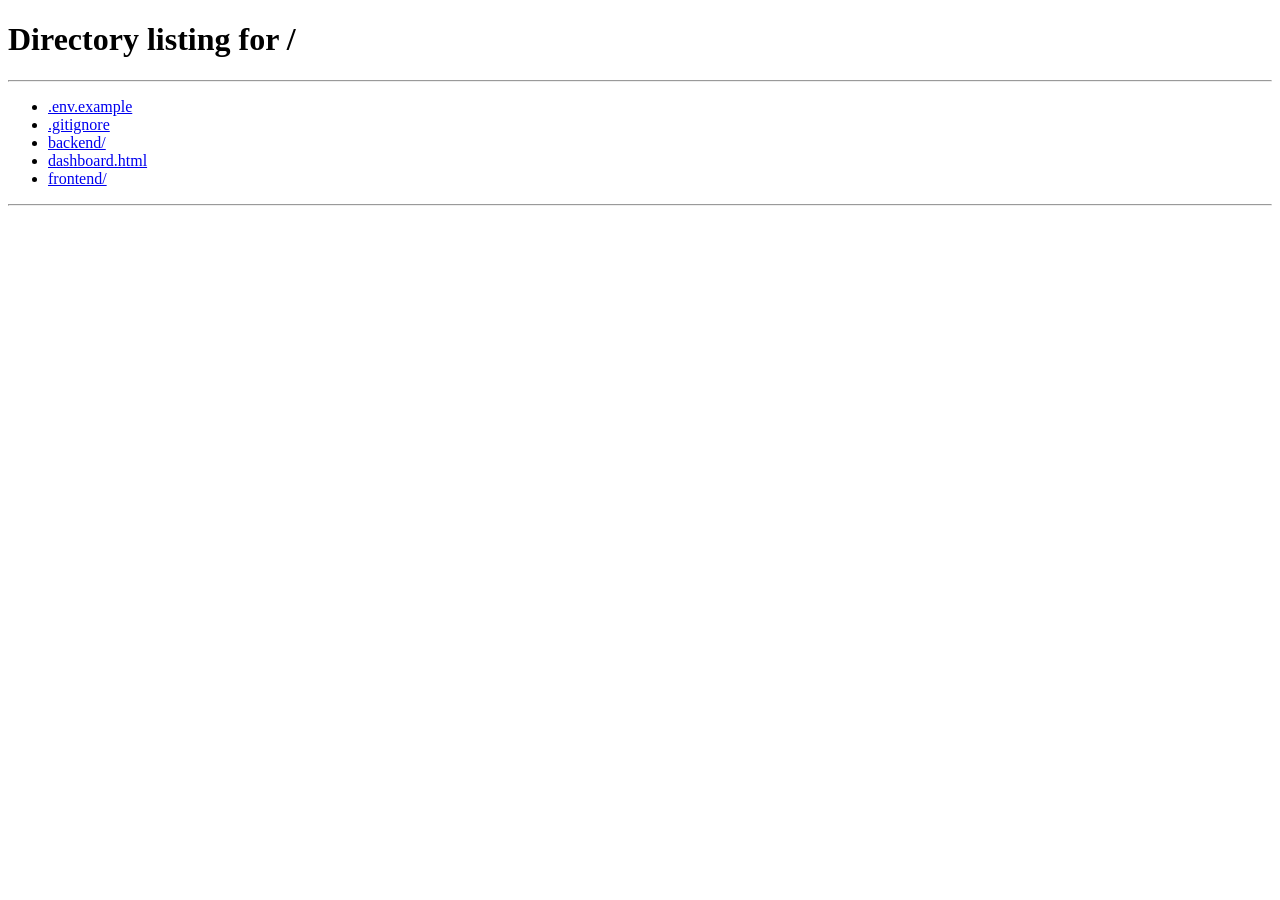
<file: frontend/dashboard.html>
﻿<!DOCTYPE html>
<html lang="pt-BR" data-theme="dark">
<head>
    <meta charset="UTF-8">
    <meta name="viewport" content="width=device-width, initial-scale=1.0">
    <title>Dashboard - PplBase</title>
    <link rel="stylesheet" href="style.css">
    <style>
        .dashboard-container { max-width: 1000px; margin: 30px auto; padding: 0 20px; }
        .card {
            background: var(--cor-cartao);
            border: 1px solid var(--cor-borda);
            border-radius: 12px;
            padding: 24px;
            margin-bottom: 20px;
        }
        .card h3 { color: var(--cor-texto); margin-bottom: 12px; }
        .profile-header { display: flex; align-items: center; gap: 24px; flex-wrap: wrap; }
        .profile-avatar {
            width: 80px;
            height: 80px;
            border-radius: 50%;
            background: var(--cor-primaria);
            display: flex;
            align-items: center;
            justify-content: center;
            font-size: 32px;
            color: #fff;
            flex-shrink: 0;
        }
        .profile-info p { padding: 4px 0; border-bottom: 1px solid var(--cor-borda); color: var(--cor-texto-secundario); }
        .profile-info p:last-child { border-bottom: none; }
        .profile-info strong { color: var(--cor-texto); }
        .tag {
            display: inline-block;
            background: var(--cor-fundo);
            color: var(--cor-primaria);
            padding: 4px 12px;
            border-radius: 20px;
            font-size: 13px;
            margin: 3px;
            border: 1px solid var(--cor-borda);
        }
        .empty { color: var(--cor-texto-secundario); text-align: center; padding: 20px 0; }
        .grid-2 { display: grid; grid-template-columns: 1fr 1fr; gap: 20px; }
        .input-row { display: flex; gap: 8px; margin-top: 12px; }
        .input-row input {
            flex: 1;
            padding: 8px 12px;
            background: var(--cor-fundo);
            border: 1px solid var(--cor-borda);
            border-radius: 6px;
            color: var(--cor-texto);
        }
        .input-row input:focus { outline: none; border-color: var(--cor-primaria); }
        .btn-small { padding: 6px 16px; font-size: 13px; border-radius: 6px; }
        .btn-primary {
            background: var(--cor-primaria);
            color: #fff;
            border: none;
            padding: 10px 24px;
            border-radius: 8px;
            font-weight: 600;
            cursor: pointer;
            transition: all 0.3s;
        }
        .btn-primary:hover { transform: translateY(-2px); box-shadow: 0 8px 30px rgba(255,139,99,0.4); }
        .btn-outline {
            background: transparent;
            color: var(--cor-texto-secundario);
            border: 2px solid #2A2D3E;
            padding: 6px 16px;
            border-radius: 6px;
            font-size: 13px;
            cursor: pointer;
            transition: all 0.3s;
        }
        .btn-outline:hover { border-color: var(--cor-primaria); color: #fff; }
        .exp-item {
            background: var(--cor-fundo);
            border: 1px solid var(--cor-borda);
            border-radius: 8px;
            padding: 12px 16px;
            margin-bottom: 10px;
            display: flex;
            justify-content: space-between;
            align-items: center;
            color: var(--cor-texto-secundario);
        }
        .exp-item strong { color: var(--cor-texto); }
        .exp-actions button {
            background: none;
            border: none;
            color: var(--cor-texto-secundario);
            cursor: pointer;
            padding: 4px 8px;
        }
        .exp-actions button:hover { color: #EF4444; }

        /* ===== NAVBAR ===== */
        .navbar .container {
            display: flex;
            justify-content: space-between;
            align-items: center;
            flex-wrap: wrap;
            position: relative;
        }
        .nav-links {
            display: flex;
            align-items: center;
            gap: 6px;
            flex-wrap: wrap;
        }
        .nav-links a {
            color: var(--cor-texto-secundario);
            text-decoration: none;
            padding: 8px 14px;
            border-radius: 8px;
            font-weight: 500;
            font-size: 14px;
            transition: all 0.2s;
        }
        .nav-links a:hover,
        .nav-links a.active {
            color: var(--cor-texto);
            background: var(--cor-borda);
        }
        .notification-icon {
            position: relative;
            cursor: pointer;
            padding: 8px;
            color: var(--cor-texto-secundario);
            transition: all 0.2s;
        }
        .notification-icon:hover { color: var(--cor-primaria); }
        .notification-badge {
            position: absolute;
            top: 2px;
            right: 2px;
            background: #EF4444;
            color: #fff;
            font-size: 10px;
            font-weight: 700;
            width: 18px;
            height: 18px;
            border-radius: 50%;
            display: flex;
            align-items: center;
            justify-content: center;
        }
        .menu-toggle {
            display: none;
            background: none;
            border: none;
            color: var(--cor-texto);
            font-size: 24px;
            cursor: pointer;
            padding: 8px;
        }
        .nav-links.mobile {
            display: none;
            flex-direction: column;
            background: var(--cor-cartao);
            border: 1px solid var(--cor-borda);
            border-radius: 12px;
            padding: 16px;
            position: absolute;
            top: 60px;
            right: 0;
            z-index: 100;
            min-width: 180px;
            width: 100%;
            max-width: 280px;
        }
        .nav-links.mobile.open { display: flex; }
        .nav-links.mobile a { padding: 10px 12px; }
        .nav-links.mobile .btn-outline { width: 100%; text-align: center; margin-top: 8px; }

        .side-menu {
            position: fixed;
            bottom: 20px;
            left: 20px;
            z-index: 1000;
        }
        .side-menu .menu-icon {
            width: 48px;
            height: 48px;
            border-radius: 50%;
            background: var(--cor-primaria);
            border: none;
            color: #fff;
            font-size: 24px;
            cursor: pointer;
            display: flex;
            align-items: center;
            justify-content: center;
            box-shadow: 0 4px 20px rgba(255,139,99,0.4);
            transition: all 0.3s;
        }
        .side-menu .menu-icon:hover { transform: scale(1.05); }
        .side-menu .menu-dropdown {
            position: absolute;
            bottom: 60px;
            left: 0;
            background: var(--cor-cartao);
            border: 1px solid var(--cor-borda);
            border-radius: 12px;
            padding: 8px;
            min-width: 160px;
            display: none;
            box-shadow: 0 10px 40px rgba(0,0,0,0.5);
        }
        .side-menu .menu-dropdown.active { display: block; }
        .side-menu .menu-dropdown button {
            display: flex;
            align-items: center;
            gap: 12px;
            width: 100%;
            padding: 10px 16px;
            background: none;
            border: none;
            color: var(--cor-texto);
            font-size: 14px;
            font-weight: 500;
            border-radius: 8px;
            cursor: pointer;
            transition: all 0.2s;
        }
        .side-menu .menu-dropdown button:hover { background: var(--cor-borda); }
        .side-menu .menu-dropdown .divider { height: 1px; background: var(--cor-borda); margin: 6px 0; }

        @media (max-width: 768px) {
            .nav-links.desktop { display: none; }
            .menu-toggle { display: block; }
            .nav-links.mobile { max-width: 100%; right: 0; top: 60px; }
            .grid-2 { grid-template-columns: 1fr; }
            .dashboard-container { padding: 0 12px; margin: 16px auto; }
        }
        @media (max-width: 480px) {
            .profile-header { flex-direction: column; text-align: center; }
            .logo-text { font-size: 18px; }
            .logo-avatar { width: 32px; height: 32px; }
        }
    </style>
</head>
<body>

    <!-- ===== NAVBAR ===== -->
    <nav class="navbar">
        <div class="container">
            <div class="logo">
                <div class="logo-avatar">
                    <svg class="logo-svg" viewBox="0 0 100 100">
                        <circle class="logo-ring" cx="50" cy="50" r="42" />
                        <circle class="logo-ring logo-ring-2" cx="50" cy="50" r="30" />
                        <circle class="logo-dot" cx="50" cy="8" r="4" />
                        <circle class="logo-dot" cx="50" cy="92" r="4" />
                        <circle class="logo-dot" cx="8" cy="50" r="4" />
                        <circle class="logo-dot" cx="92" cy="50" r="4" />
                        <text class="logo-letter" x="50" y="58" text-anchor="middle">P</text>
                    </svg>
                </div>
                <span class="logo-text">Ppl<span class="highlight">Base</span></span>
            </div>
            <button class="menu-toggle" id="menuToggle">
                <svg width="24" height="24" viewBox="0 0 24 24" fill="none" stroke="currentColor" stroke-width="2">
                    <line x1="3" y1="6" x2="21" y2="6"/>
                    <line x1="3" y1="12" x2="21" y2="12"/>
                    <line x1="3" y1="18" x2="21" y2="18"/>
                </svg>
            </button>
            <div class="nav-links desktop">
                <a href="inicio.html">Início</a>
                <a href="busca.html">Buscar</a>
                <a href="dashboard.html" class="active">Dashboard</a>
                <div class="notification-icon" id="notifIcon">
                    <svg width="24" height="24" viewBox="0 0 24 24" fill="none" stroke="currentColor" stroke-width="2">
                        <path d="M18 8A6 6 0 0 0 6 8c0 7-3 9-3 9h18s-3-2-3-9"/>
                        <path d="M13.73 21a2 2 0 0 1-3.46 0"/>
                    </svg>
                    <span class="notification-badge">3</span>
                </div>
                <button class="btn-outline" id="btnLogoutDesktop">Sair</button>
            </div>
            <div class="nav-links mobile" id="mobileMenu">
                <a href="inicio.html">Início</a>
                <a href="busca.html">Buscar</a>
                <a href="dashboard.html" class="active">Dashboard</a>
                <button class="btn-outline" id="btnLogoutMobile">Sair</button>
            </div>
        </div>
    </nav>

    <!-- ===== MENU 3 BARRAS ===== -->
    <div class="side-menu" id="sideMenu">
        <button class="menu-icon" id="menuToggleSide">
            <svg width="24" height="24" viewBox="0 0 24 24" fill="none" stroke="currentColor" stroke-width="2">
                <line x1="3" y1="6" x2="21" y2="6"/>
                <line x1="3" y1="12" x2="21" y2="12"/>
                <line x1="3" y1="18" x2="21" y2="18"/>
            </svg>
        </button>
        <div class="menu-dropdown" id="menuDropdown">
            <button id="menuDashboard">ðŸ“Š Dashboard</button>
            <button id="menuAtividades">ðŸ“° Atividades</button>
            <div class="divider"></div>
            <button id="menuDarkMode">ðŸŒ™ Dark Mode</button>
            <button id="menuLightMode">â˜€ï¸ Light Mode</button>
        </div>
    </div>

    <!-- ===== DASHBOARD ===== -->
    <div class="dashboard-container">
        <h1 style="margin-bottom:20px;">Dashboard</h1>

        <div class="card">
            <h3>Perfil</h3>
            <div class="profile-header">
                <div class="profile-avatar" id="avatarContainer" onclick="document.getElementById('avatarUpload').click()" style="cursor:pointer; position:relative; overflow:hidden;">
                    <span id="avatarPlaceholder">P</span>
                    <img id="avatarImage" style="display:none; width:100%; height:100%; object-fit:cover;" alt="Foto">
                    <div style="position:absolute; inset:0; background:rgba(0,0,0,0.5); display:flex; align-items:center; justify-content:center; opacity:0; transition:opacity 0.3s;" onmouseover="this.style.opacity='1'" onmouseout="this.style.opacity='0'">
                        <svg width="24" height="24" viewBox="0 0 24 24" fill="none" stroke="white" stroke-width="2">
                            <path d="M23 19a2 2 0 0 1-2 2H3a2 2 0 0 1-2-2V8a2 2 0 0 1 2-2h4l2-3h6l2 3h4a2 2 0 0 1 2 2z"/>
                            <circle cx="12" cy="13" r="4"/>
                        </svg>
                    </div>
                    <input type="file" id="avatarUpload" accept="image/*" style="display:none;">
                </div>
                <div id="profileInfo"><div class="empty">Carregando...</div></div>
            </div>
        </div>

        <div class="grid-2">
            <div class="card">
                <h3>Habilidades</h3>
                <div id="habilidadesList"><div class="empty">Nenhuma habilidade</div></div>
                <div class="input-row">
                    <input type="text" id="novaHabilidade" placeholder="Ex: Python">
                    <button class="btn-primary btn-small" id="btnAddHabilidade">+</button>
                </div>
            </div>
            <div class="card">
                <h3>Experiências</h3>
                <div id="experienciasList"><div class="empty">Nenhuma experiência</div></div>
                <button class="btn-primary btn-small" id="btnAddExperiencia" style="margin-top:12px; width:100%;">+ Adicionar</button>
            </div>
        </div>
    </div>

    <footer style="padding:40px 0; text-align:center; border-top:1px solid var(--cor-borda); color:var(--cor-texto-secundario);">
        <div class="container"><p>&copy; 2026 PplBase</p></div>
    </footer>

    <script>
        // ===== MENU MOBILE =====
        document.getElementById('menuToggle').addEventListener('click', () => {
            document.getElementById('mobileMenu').classList.toggle('open');
        });

        // ===== MENU 3 BARRAS =====
        document.getElementById('menuToggleSide').addEventListener('click', () => {
            document.getElementById('menuDropdown').classList.toggle('active');
        });
        document.getElementById('menuDashboard').addEventListener('click', () => {
            window.location.href = '/dashboard.html';
        });
        document.getElementById('menuAtividades').addEventListener('click', () => {
            window.location.href = '/inicio.html';
        });
        document.getElementById('menuDarkMode').addEventListener('click', () => {
            document.documentElement.setAttribute('data-theme', 'dark');
            localStorage.setItem('theme', 'dark');
            document.getElementById('menuDropdown').classList.remove('active');
        });
        document.getElementById('menuLightMode').addEventListener('click', () => {
            document.documentElement.setAttribute('data-theme', 'light');
            localStorage.setItem('theme', 'light');
            document.getElementById('menuDropdown').classList.remove('active');
        });

        // ===== LOGOUT =====
        function logout() {
            localStorage.removeItem('pplbase_token');
            window.location.href = '/';
        }
        document.getElementById('btnLogoutDesktop').addEventListener('click', logout);
        document.getElementById('btnLogoutMobile').addEventListener('click', logout);

        // ===== DASHBOARD JS =====
        const API_URL = 'https://pplbase.onrender.com';
        const token = localStorage.getItem('pplbase_token');
        if (!token) window.location.href = '/';

        function getHeaders() {
            return { 'Authorization': `Bearer ${token}`, 'Content-Type': 'application/json' };
        }

        async function carregarPerfil() {
            try {
                const response = await fetch(`${API_URL}/usuarios/me`, { headers: getHeaders() });
                if (!response.ok) throw new Error('Erro');
                const user = await response.json();
                document.getElementById('profileInfo').innerHTML = `
                    <p><strong>Nome:</strong> ${user.nome || '-'}</p>
                    <p><strong>Username:</strong> @${user.username}</p>
                    <p><strong>Email:</strong> ${user.email}</p>
                    <p><strong>Localização:</strong> ${user.localizacao || 'Não definida'}</p>
                    <p><strong>Bio:</strong> ${user.bio || 'Sem bio'}</p>
                `;
                const habList = document.getElementById('habilidadesList');
                if (user.habilidades?.length) {
                    habList.innerHTML = user.habilidades.map(h => `<span class="tag">${h.nome}</span>`).join('');
                } else {
                    habList.innerHTML = '<div class="empty">Nenhuma habilidade</div>';
                }
                const expList = document.getElementById('experienciasList');
                if (user.experiencias?.length) {
                    expList.innerHTML = user.experiencias.map(exp => `
                        <div class="exp-item">
                            <div><strong>${exp.titulo}</strong> ${exp.empresa ? `- ${exp.empresa}` : ''} ${exp.localizacao ? `ðŸ“ ${exp.localizacao}` : ''}</div>
                            <div class="exp-actions"><button onclick="removerExperiencia(${exp.id})">ðŸ—‘ï¸</button></div>
                        </div>
                    `).join('');
                } else {
                    expList.innerHTML = '<div class="empty">Nenhuma experiência</div>';
                }
                window.usuarioAtual = user;
            } catch (error) {
                console.error('Erro:', error);
                document.getElementById('profileInfo').innerHTML = '<div class="empty">Erro ao carregar perfil</div>';
            }
        }

        window.removerExperiencia = async (id) => {
            if (!confirm('Remover esta experiência?')) return;
            try {
                const response = await fetch(`${API_URL}/usuarios/experiencias/${id}`, {
                    method: 'DELETE',
                    headers: getHeaders()
                });
                if (response.ok) await carregarPerfil();
            } catch (error) { console.error('Erro:', error); }
        };

        document.getElementById('btnAddHabilidade').addEventListener('click', async () => {
            const input = document.getElementById('novaHabilidade');
            const nome = input.value.trim();
            if (!nome) return;
            try {
                const response = await fetch(`${API_URL}/usuarios/habilidades`, {
                    method: 'POST',
                    headers: getHeaders(),
                    body: JSON.stringify({ nome })
                });
                if (response.ok) {
                    input.value = '';
                    await carregarPerfil();
                }
            } catch (error) { console.error('Erro:', error); }
        });

        document.getElementById('btnAddExperiencia').addEventListener('click', () => {
            alert('ðŸš§ Adicionar Experiência em breve!');
        });

        carregarPerfil();
    </script>
<script src="tema.js"></script>

<!-- MODAL EDITAR EXPERIENCIA -->
<div class="modal" id="modalEditarExperiencia">
    <div class="modal-content">
        <button class="modal-close" id="fecharModalEditarExp">&times;</button>
        <h2 style="margin-bottom:20px;">Editar Experiencia</h2>
        <form id="formEditarExperiencia">
            <input type="hidden" id="editExpId">
            <div class="form-group">
                <label>Titulo</label>
                <input type="text" id="editExpTitulo" required>
            </div>
            <div class="form-group">
                <label>Empresa</label>
                <input type="text" id="editExpEmpresa">
            </div>
            <div class="form-group">
                <label>Descricao</label>
                <input type="text" id="editExpDescricao">
            </div>
            <div class="form-group">
                <label>Localizacao</label>
                <input type="text" id="editExpLocalizacao">
            </div>
            <button type="submit" class="btn-primary" style="width:100%;">Salvar Alteracoes</button>
            <p class="form-message" id="editExpMessage"></p>
        </form>
    </div>
</div>
</body>
</html>
</file>
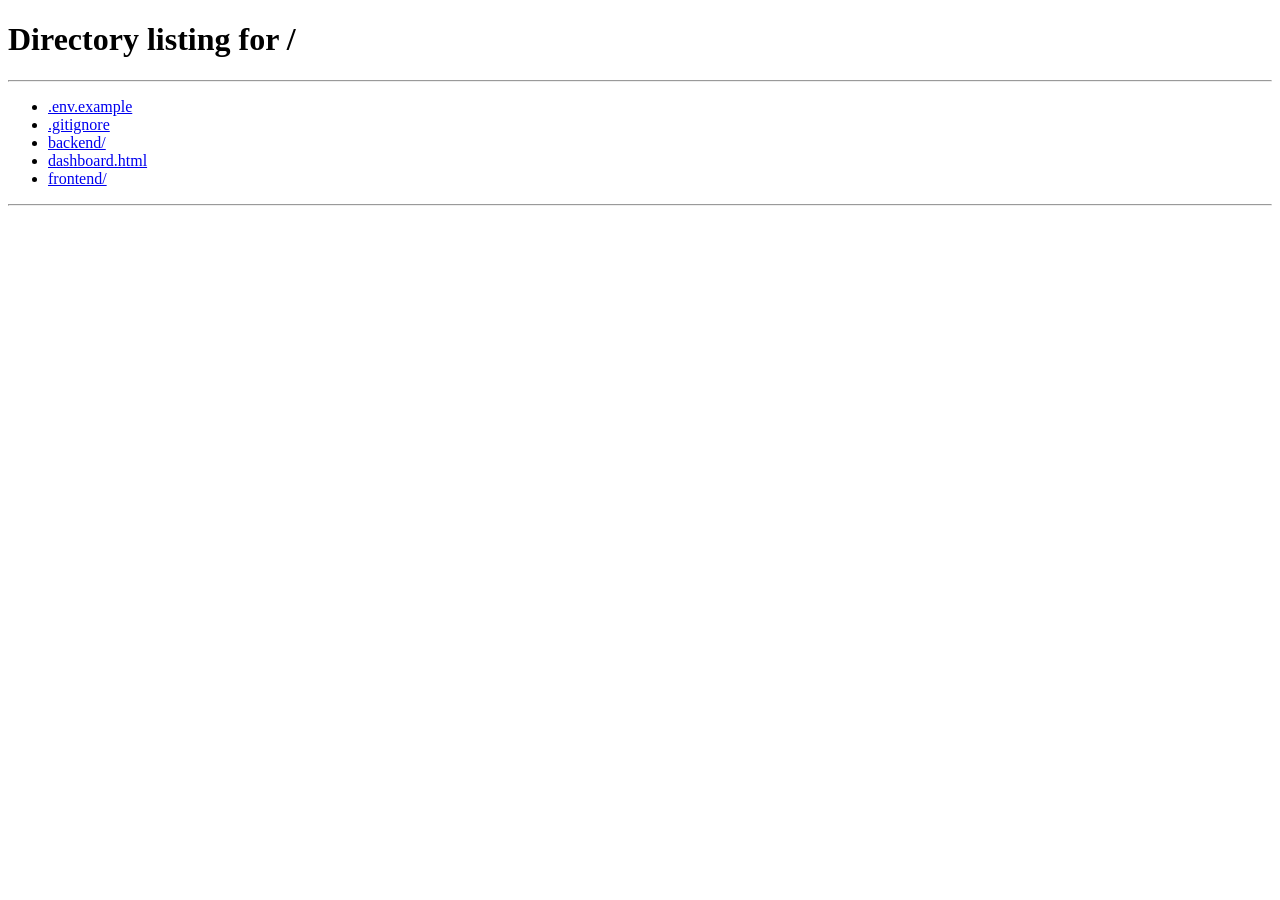
<file: frontend/inicio.html>
<!DOCTYPE html>
<html lang="pt-BR" data-theme="dark">
<head>
    <meta charset="UTF-8">
    <meta name="viewport" content="width=device-width, initial-scale=1.0">
    <title>Início - PplBase</title>
    <link rel="stylesheet" href="style.css">
    <link href="https://fonts.googleapis.com/css2?family=Inter:wght@400;500;600;700;800&display=swap" rel="stylesheet">
    <style>
        .container-inicio { max-width: 1000px; margin: 0 auto; padding: 20px; }

        /* ===== POPUP DE BOAS-VINDAS ===== */
        .popup-boas-vindas {
            position: fixed;
            top: 80px;
            right: 20px;
            background: var(--cor-cartao);
            border: 1px solid var(--cor-borda);
            border-left: 4px solid var(--cor-primaria);
            border-radius: 12px;
            padding: 20px;
            max-width: 380px;
            width: calc(100% - 40px);
            box-shadow: 0 20px 60px rgba(0, 0, 0, 0.4);
            z-index: 9999;
            transform: translateX(450px);
            transition: transform 0.4s cubic-bezier(0.68, -0.55, 0.265, 1.55);
            display: flex;
            gap: 14px;
            align-items: flex-start;
        }

        .popup-boas-vindas.ativo {
            transform: translateX(0);
        }

        .popup-boas-vindas .popup-icon {
            width: 40px;
            height: 40px;
            border-radius: 50%;
            background: var(--cor-primaria);
            display: flex;
            align-items: center;
            justify-content: center;
            flex-shrink: 0;
            color: #fff;
        }

        .popup-boas-vindas .popup-conteudo {
            flex: 1;
            min-width: 0;
        }

        .popup-boas-vindas .popup-titulo {
            font-weight: 700;
            color: var(--cor-texto);
            font-size: 15px;
            margin-bottom: 4px;
        }

        .popup-boas-vindas .popup-mensagem {
            color: var(--cor-texto-secundario);
            font-size: 13px;
            line-height: 1.5;
        }

        .popup-boas-vindas .popup-fechar {
            background: none;
            border: none;
            color: var(--cor-texto-secundario);
            font-size: 20px;
            cursor: pointer;
            padding: 0;
            width: 24px;
            height: 24px;
            display: flex;
            align-items: center;
            justify-content: center;
            border-radius: 4px;
            transition: all 0.2s;
            flex-shrink: 0;
        }

        .popup-boas-vindas .popup-fechar:hover {
            background: var(--cor-hover);
            color: var(--cor-texto);
        }

        /* Barra de progresso do popup */
        .popup-boas-vindas .popup-progresso {
            position: absolute;
            bottom: 0;
            left: 0;
            height: 3px;
            background: var(--cor-primaria);
            border-radius: 0 0 12px 12px;
            animation: progresso 7s linear forwards;
        }

        @keyframes progresso {
            from { width: 100%; }
            to { width: 0%; }
        }

        .banner {
            background: var(--cor-primaria);
            background-image: none;
            border-radius: 16px;
            padding: 40px;
            color: #fff;
            margin-bottom: 30px;
            display: flex;
            justify-content: space-between;
            align-items: center;
            gap: 24px;
            flex-wrap: wrap;
        }
        .banner .banner-content { flex: 1; min-width: 250px; }
        .banner h1 { font-size: 28px; margin-bottom: 8px; color: #fff; }
        .banner p { color: rgba(255, 255, 255, 0.9); font-size: 16px; max-width: 600px; }
        .banner .banner-icon {
            font-size: 64px;
            opacity: 0.3;
            flex-shrink: 0;
        }

        .stats-grid {
            display: grid;
            grid-template-columns: repeat(4, 1fr);
            gap: 16px;
            margin-bottom: 30px;
        }
        .stat-card {
            background: var(--cor-cartao);
            border: 1px solid var(--cor-borda);
            border-radius: 12px;
            padding: 20px;
            text-align: center;
        }
        .stat-card .number { font-size: 28px; font-weight: 700; color: var(--cor-primaria); }
        .stat-card .label { color: var(--cor-texto-secundario); font-size: 14px; }

        .sugestoes, .atividades {
            background: var(--cor-cartao);
            border: 1px solid var(--cor-borda);
            border-radius: 12px;
            padding: 20px;
            margin-bottom: 20px;
        }
        .sugestoes h3, .atividades h3 { color: var(--cor-texto); margin-bottom: 16px; }

        .sugestao-item, .atividade-item {
            display: flex;
            justify-content: space-between;
            align-items: center;
            padding: 12px 0;
            border-bottom: 1px solid var(--cor-borda);
            gap: 12px;
        }
        .sugestao-item:last-child, .atividade-item:last-child { border-bottom: none; }
        .sugestao-item .info, .atividade-item .info { display: flex; align-items: center; gap: 12px; flex: 1; }
        .sugestao-item .avatar, .atividade-item .avatar {
            width: 40px;
            height: 40px;
            border-radius: 50%;
            background: var(--cor-primaria);
            display: flex;
            align-items: center;
            justify-content: center;
            color: #fff;
            font-weight: 700;
            flex-shrink: 0;
        }
        .sugestao-item .nome, .atividade-item .nome { color: var(--cor-texto); font-weight: 600; }
        .sugestao-item .username, .atividade-item .username { color: var(--cor-texto-secundario); font-size: 13px; }
        .btn-seguir {
            padding: 6px 16px;
            background: var(--cor-primaria);
            color: #fff;
            border: none;
            border-radius: 6px;
            cursor: pointer;
            font-size: 13px;
            transition: all 0.3s;
            flex-shrink: 0;
        }
        .btn-seguir:hover { background: var(--cor-secundaria); transform: scale(1.05); }
        .empty { color: var(--cor-texto-secundario); text-align: center; padding: 20px 0; }

        @media (max-width: 768px) {
            .stats-grid { grid-template-columns: repeat(2, 1fr); }
            .banner { padding: 24px; }
            .banner h1 { font-size: 22px; }
            .banner .banner-icon { display: none; }
            .sugestao-item { flex-wrap: wrap; }
            .btn-seguir { width: 100%; }
            .popup-boas-vindas {
                top: 70px;
                right: 10px;
                left: 10px;
                max-width: calc(100% - 20px);
            }
        }
    </style>
</head>
<body>

    <!-- ===== POPUP DE BOAS-VINDAS ===== -->
    <div class="popup-boas-vindas" id="popupBoasVindas">
        <div class="popup-icon" id="popupIcon">
            <svg width="20" height="20" viewBox="0 0 24 24" fill="none" stroke="currentColor" stroke-width="2">
                <path d="M12 2L2 7l10 5 10-5-10-5z"/>
                <path d="M2 17l10 5 10-5"/>
                <path d="M2 12l10 5 10-5"/>
            </svg>
        </div>
        <div class="popup-conteudo">
            <div class="popup-titulo" id="popupTitulo">Bem-vindo ao PplBase!</div>
            <div class="popup-mensagem" id="popupMensagem">Que bom ter-te aqui. Completa o teu perfil para começar.</div>
        </div>
        <button class="popup-fechar" id="popupFechar" aria-label="Fechar">&times;</button>
        <div class="popup-progresso" id="popupProgresso"></div>
    </div>

    <!-- ===== NAVBAR ===== -->
    <nav class="navbar">
        <div class="container">
            <div class="logo">
                <div class="logo-avatar">
                    <svg class="logo-svg" viewBox="0 0 100 100">
                        <circle class="logo-ring" cx="50" cy="50" r="42" />
                        <circle class="logo-ring logo-ring-2" cx="50" cy="50" r="30" />
                        <circle class="logo-dot" cx="50" cy="8" r="4" />
                        <circle class="logo-dot" cx="50" cy="92" r="4" />
                        <circle class="logo-dot" cx="8" cy="50" r="4" />
                        <circle class="logo-dot" cx="92" cy="50" r="4" />
                        <text class="logo-letter" x="50" y="58" text-anchor="middle">P</text>
                    </svg>
                </div>
                <span class="logo-text">Ppl<span class="highlight">Base</span></span>
            </div>
            <div class="nav-links">
                <a href="inicio.html" class="active">Início</a>
                <a href="busca.html">Buscar</a>
                <a href="dashboard.html">Dashboard</a>
                <button class="btn btn-outline btn-small" id="btnLogout">Sair</button>
                <button class="toggle-tema" aria-label="Alternar tema"></button>
            </div>
        </div>
    </nav>

    <div class="container-inicio">
        <!-- ===== BANNER ===== -->
        <div class="banner">
            <div class="banner-content">
                <h1 id="bannerTitulo">Bem-vindo, <span id="userName">Usuário</span>!</h1>
                <p id="bannerMensagem">Explore as últimas novidades e conecte-se com a comunidade.</p>
            </div>
            <div class="banner-icon">
                <svg width="64" height="64" viewBox="0 0 24 24" fill="none" stroke="currentColor" stroke-width="2">
                    <path d="M17 21v-2a4 4 0 0 0-4-4H5a4 4 0 0 0-4 4v2"/>
                    <circle cx="9" cy="7" r="4"/>
                    <path d="M23 21v-2a4 4 0 0 0-3-3.87"/>
                    <path d="M16 3.13a4 4 0 0 1 0 7.75"/>
                </svg>
            </div>
        </div>

        <!-- ===== ESTATÍSTICAS ===== -->
        <div class="stats-grid">
            <div class="stat-card">
                <div class="number" id="statSeguidores">0</div>
                <div class="label">Seguidores</div>
            </div>
            <div class="stat-card">
                <div class="number" id="statSeguindo">0</div>
                <div class="label">Seguindo</div>
            </div>
            <div class="stat-card">
                <div class="number" id="statHabilidades">0</div>
                <div class="label">Habilidades</div>
            </div>
            <div class="stat-card">
                <div class="number" id="statExperiencias">0</div>
                <div class="label">Experiências</div>
            </div>
        </div>

        <!-- ===== SUGESTÕES ===== -->
        <div class="sugestoes">
            <h3>Pessoas para seguir</h3>
            <div id="sugestoesContainer">
                <div class="empty">Carregando...</div>
            </div>
        </div>

        <!-- ===== ATIVIDADES ===== -->
        <div class="atividades">
            <h3>Últimas atividades</h3>
            <div id="atividadesContainer">
                <div class="empty">Carregando...</div>
            </div>
        </div>
    </div>

    <footer><div class="container"><p>&copy; 2026 PplBase</p></div></footer>

    <script src="tema.js"></script>
    <script src="inicio.js"></script>
</body>
</html>
</file>
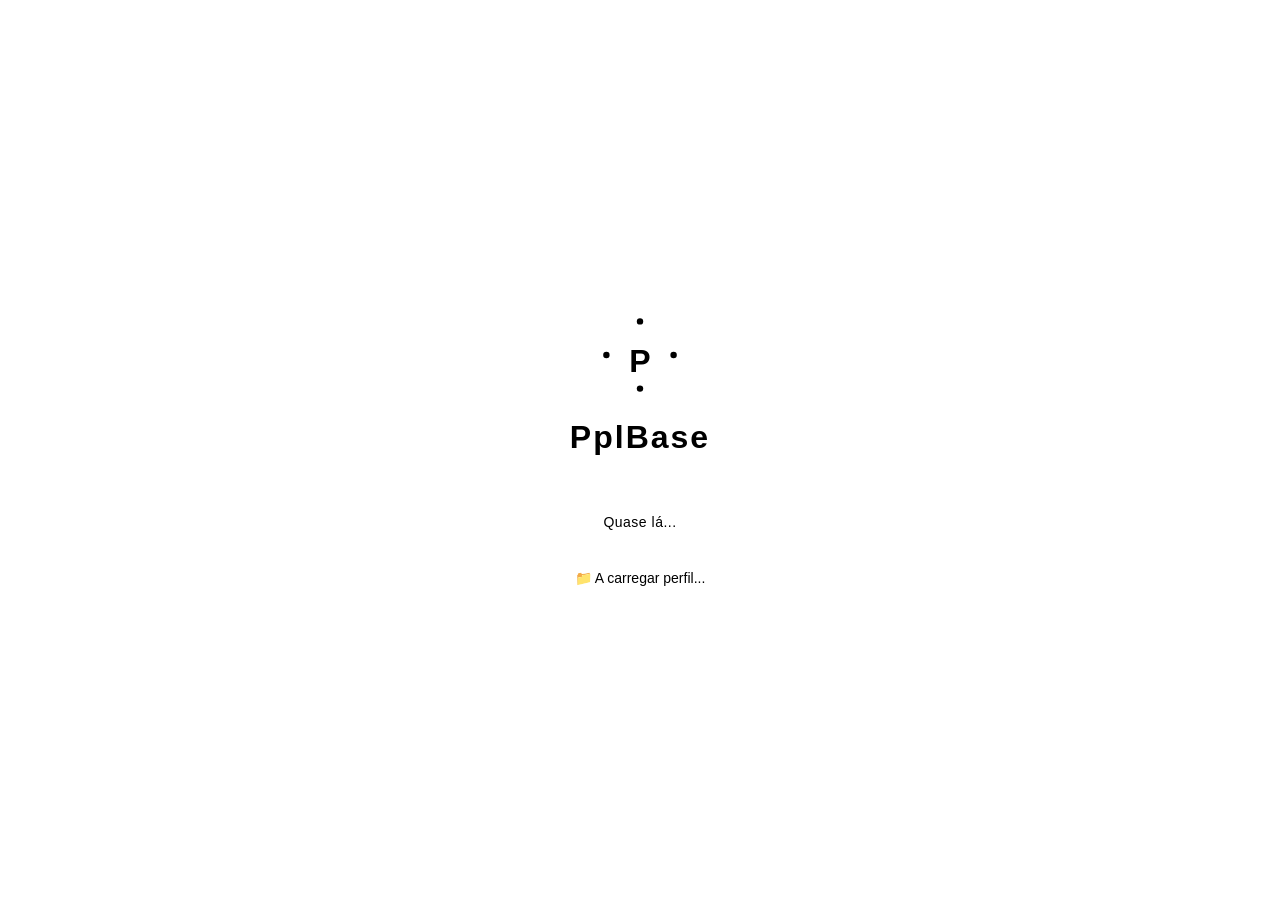
<file: frontend/loading.html>
<!DOCTYPE html>
<html lang="pt-BR" data-theme="dark">
<head>
    <meta charset="UTF-8">
    <meta name="viewport" content="width=device-width, initial-scale=1.0">
    <title>Carregando - PplBase</title>
    <style>
        * { margin: 0; padding: 0; box-sizing: border-box; }
        body {
            font-family: 'Inter', sans-serif;
            background: var(--cor-fundo);
            color: var(--cor-texto);
            min-height: 100vh;
            display: flex;
            align-items: center;
            justify-content: center;
            flex-direction: column;
            gap: 40px;
        }

        .logo-container {
            display: flex;
            flex-direction: column;
            align-items: center;
            gap: 24px;
        }
        .logo-avatar {
            width: 80px;
            height: 80px;
            flex-shrink: 0;
        }
        .logo-svg {
            width: 100%;
            height: 100%;
            animation: girarLogo 1.2s linear infinite;
        }
        .logo-ring {
            fill: none;
            stroke: var(--cor-primaria);
            stroke-width: 2.5;
            opacity: 0.8;
        }
        .logo-ring-2 {
            stroke: var(--cor-secundaria);
            stroke-width: 2;
            stroke-dasharray: 4 8;
            animation: girarLogo 0.6s linear infinite reverse;
        }
        .logo-dot {
            fill: var(--cor-primaria);
            animation: pulsarDot 1s ease-in-out infinite;
        }
        .logo-dot:nth-child(3) { animation-delay: 0.25s; }
        .logo-dot:nth-child(4) { animation-delay: 0.5s; }
        .logo-dot:nth-child(5) { animation-delay: 0.75s; }
        .logo-letter {
            fill: var(--cor-texto);
            font-size: 40px;
            font-weight: 700;
            font-family: 'Inter', sans-serif;
            text-anchor: middle;
            dominant-baseline: central;
        }
        .logo-text {
            font-size: 32px;
            font-weight: 800;
            color: var(--cor-texto);
            letter-spacing: 2px;
        }
        .logo-text .highlight { color: var(--cor-primaria); }

        @keyframes girarLogo {
            0% { transform: rotate(0deg); }
            100% { transform: rotate(360deg); }
        }
        @keyframes pulsarDot {
            0%, 100% { opacity: 0.2; r: 3; }
            50% { opacity: 1; r: 6; }
        }

        .progress-container {
            width: 280px;
            max-width: 80vw;
        }
        .progress-bar {
            width: 100%;
            height: 6px;
            background: var(--cor-borda);
            border-radius: 4px;
            overflow: hidden;
            position: relative;
        }
        .progress-bar .fill {
            height: 100%;
            width: 0%;
            background: linear-gradient(90deg, var(--cor-primaria), var(--cor-secundaria), var(--cor-primaria));
            background-size: 200% 100%;
            border-radius: 4px;
            transition: width 0.4s ease;
            animation: shimmer 1.5s infinite;
        }
        @keyframes shimmer {
            0% { background-position: 200% 0; }
            100% { background-position: -200% 0; }
        }

        .progress-label {
            color: var(--cor-texto-secundario);
            font-size: 14px;
            margin-top: 12px;
            text-align: center;
            font-weight: 500;
            letter-spacing: 0.5px;
        }
        .message {
            color: var(--cor-texto-secundario);
            font-size: 14px;
            animation: pulse-text 1.8s ease-in-out infinite;
        }
        @keyframes pulse-text {
            0%, 100% { opacity: 0.5; }
            50% { opacity: 1; }
        }
        .message.erro {
            color: #F87171;
            animation: none;
        }
        .message.sucesso {
            color: #4ADE80;
            animation: none;
        }
    </style>
</head>
<body>

    <div class="logo-container">
        <div class="logo-avatar">
            <svg class="logo-svg" viewBox="0 0 100 100">
                <circle class="logo-ring" cx="50" cy="50" r="42" />
                <circle class="logo-ring logo-ring-2" cx="50" cy="50" r="30" />
                <circle class="logo-dot" cx="50" cy="8" r="4" />
                <circle class="logo-dot" cx="50" cy="92" r="4" />
                <circle class="logo-dot" cx="8" cy="50" r="4" />
                <circle class="logo-dot" cx="92" cy="50" r="4" />
                <text class="logo-letter" x="50" y="58" text-anchor="middle">P</text>
            </svg>
        </div>
        <span class="logo-text">Ppl<span class="highlight">Base</span></span>
    </div>

    <div class="progress-container">
        <div class="progress-bar">
            <div class="fill" id="progressFill"></div>
        </div>
        <div class="progress-label" id="progressLabel">A conetar...</div>
    </div>

    <div class="message" id="statusMessage">Aguarde um momento</div>

    <script>
        // =========================================================
        // OBTER PARÂMETROS DA URL
        // =========================================================

        function getParam(name) {
            const url = new URL(window.location.href);
            return url.searchParams.get(name);
        }

        const redirectUrl = getParam('redirect') || '/inicio.html';
        const action = getParam('action');
        const username = getParam('username');
        const senha = getParam('senha');
        const nome = getParam('nome');
        const email = getParam('email');
        const localizacao = getParam('localizacao');

        const API_URL = 'https://pplbase.onrender.com';
        let erroOcorreu = false;
        let mensagemErro = '';

        // =========================================================
        // ELEMENTOS
        // =========================================================

        const fill = document.getElementById('progressFill');
        const label = document.getElementById('progressLabel');
        const statusMsg = document.getElementById('statusMessage');

        const messages = [
            'A conetar ao servidor...',
            'A autenticar credenciais...',
            'A preparar o seu perfil...',
            'Quase lá...',
            'Bem-vindo ao PplBase! 🚀'
        ];

        const messagesErro = [
            'A conetar ao servidor...',
            'A autenticar credenciais...',
            '⚠️ A verificar dados...',
            '❌ Erro detectado',
            'A redirecionar...'
        ];

        let progress = 0;
        let isComplete = false;
        let isErro = false;

        function updateProgress() {
            if (isComplete) return;

            if (isErro) {
                // Modo de erro: barra vai até 100% e redireciona para o login
                if (progress < 100) {
                    const increment = progress < 50 ? 15 : 8;
                    progress = Math.min(progress + increment, 100);
                    fill.style.width = progress + '%';

                    const index = Math.min(Math.floor(progress / 20), messagesErro.length - 1);
                    label.textContent = messagesErro[index];

                    if (progress < 30) statusMsg.textContent = '⏳ A conetar...';
                    else if (progress < 60) statusMsg.textContent = '🔐 A verificar credenciais...';
                    else if (progress < 80) statusMsg.textContent = '⚠️ ' + mensagemErro;
                    else statusMsg.textContent = '❌ Erro, a redirecionar...';

                    setTimeout(updateProgress, 150);
                } else {
                    label.textContent = '❌ ' + mensagemErro;
                    statusMsg.className = 'message erro';
                    statusMsg.textContent = 'A redirecionar...';
                    setTimeout(() => {
                        window.location.href = '/login.html?erro=' + encodeURIComponent(mensagemErro);
                    }, 1500);
                }
                return;
            }

            // Modo normal (sucesso)
            if (progress < 100) {
                const increment = progress < 30 ? 12 :
                                  progress < 60 ? 8 :
                                  progress < 80 ? 5 : 3;
                progress = Math.min(progress + increment, 100);
                fill.style.width = progress + '%';

                const index = Math.min(Math.floor(progress / 20), messages.length - 1);
                label.textContent = messages[index];

                if (progress < 30) statusMsg.textContent = '⏳ A iniciar sessão...';
                else if (progress < 60) statusMsg.textContent = '🔐 A verificar credenciais...';
                else if (progress < 80) statusMsg.textContent = '📁 A carregar perfil...';
                else if (progress < 95) statusMsg.textContent = '⚡ A preparar o dashboard...';
                else statusMsg.textContent = '🎉 A entrar...';

                setTimeout(updateProgress, 120);
            } else {
                isComplete = true;
                label.textContent = '✅ Pronto!';
                statusMsg.className = 'message sucesso';
                statusMsg.textContent = action === 'login' ? '✅ Login realizado com sucesso!' : '✅ Conta criada com sucesso!';
                setTimeout(() => {
                    window.location.href = redirectUrl;
                }, 800);
            }
        }

        // =========================================================
        // PROCESSAR AÇÃO
        // =========================================================

        if (action === 'login') {
            // LOGIN
            fetch(`${API_URL}/auth/login`, {
                method: 'POST',
                headers: { 'Content-Type': 'application/json' },
                body: JSON.stringify({ username, senha })
            })
            .then(response => response.json().then(data => ({ ok: response.ok, data })))
            .then(({ ok, data }) => {
                if (ok && data.access_token) {
                    localStorage.setItem('pplbase_token', data.access_token);
                    // Sucesso -> animação normal
                    updateProgress();
                } else {
                    isErro = true;
                    mensagemErro = data.detail || 'Credenciais inválidas';
                    updateProgress();
                }
            })
            .catch(err => {
                isErro = true;
                mensagemErro = 'Erro de conexão com o servidor';
                updateProgress();
            });

        } else if (action === 'cadastro') {
            // CADASTRO
            const payload = { nome, username: getParam('username'), email, senha, localizacao };
            fetch(`${API_URL}/auth/register`, {
                method: 'POST',
                headers: { 'Content-Type': 'application/json' },
                body: JSON.stringify(payload)
            })
            .then(response => response.json().then(data => ({ ok: response.ok, data })))
            .then(({ ok, data }) => {
                if (ok && data.access_token) {
                    localStorage.setItem('pplbase_token', data.access_token);
                    // Sucesso -> animação normal
                    updateProgress();
                } else {
                    isErro = true;
                    mensagemErro = data.detail || 'Erro ao criar conta';
                    updateProgress();
                }
            })
            .catch(err => {
                isErro = true;
                mensagemErro = 'Erro de conexão com o servidor';
                updateProgress();
            });

        } else {
            // Redirecionamento normal (sem ação) -> só animação
            updateProgress();
        }
    </script>
<script src="tema.js"></script>
</body>
</html>
</file>
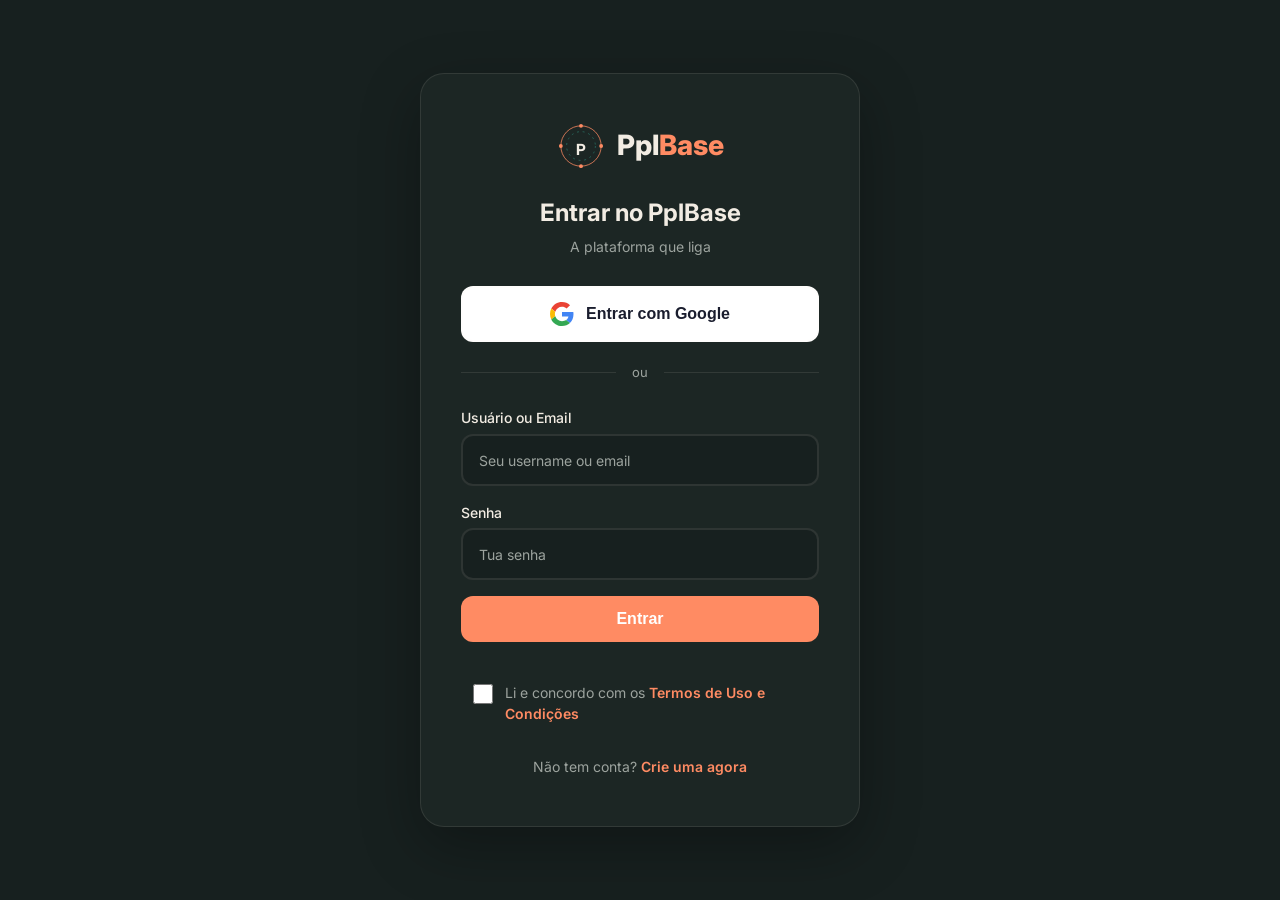
<file: frontend/login.html>
﻿<!DOCTYPE html>
<html lang="pt-BR" data-theme="dark">
<head>
    <meta charset="UTF-8">
    <meta name="viewport" content="width=device-width, initial-scale=1.0">
    <title>Entrar - PplBase</title>
    <link rel="stylesheet" href="style.css">
    <link href="https://fonts.googleapis.com/css2?family=Inter:wght@400;500;600;700;800&display=swap" rel="stylesheet">
    <style>
        * { margin: 0; padding: 0; box-sizing: border-box; }
        body {
            font-family: 'Inter', sans-serif;
            background: var(--cor-fundo);
            color: var(--cor-texto);
            min-height: 100vh;
            display: flex;
            align-items: center;
            justify-content: center;
            padding: 20px;
        }
        .login-container {
            background: var(--cor-cartao);
            border: 1px solid var(--cor-borda);
            border-radius: 24px;
            padding: 48px 40px;
            max-width: 440px;
            width: 100%;
            box-shadow: 0 20px 60px rgba(0, 0, 0, 0.3);
        }

        /* ===== LOGO ===== */
        .login-logo {
            display: flex;
            align-items: center;
            justify-content: center;
            gap: 12px;
            margin-bottom: 24px;
            flex-wrap: wrap;
        }
        .login-logo .logo-avatar { width: 48px; height: 48px; flex-shrink: 0; }
        .login-logo .logo-svg { width: 100%; height: 100%; animation: girarLogo 8s linear infinite; }
        .login-logo .logo-ring { fill: none; stroke: var(--cor-primaria); stroke-width: 2; opacity: 0.8; }
        .login-logo .logo-ring-2 { stroke: var(--cor-secundaria); stroke-width: 1.5; stroke-dasharray: 4 8; animation: girarLogo 4s linear infinite reverse; }
        .login-logo .logo-dot { fill: var(--cor-primaria); animation: pulsarDot 2s ease-in-out infinite; }
        .login-logo .logo-dot:nth-child(3) { animation-delay: 0.5s; }
        .login-logo .logo-dot:nth-child(4) { animation-delay: 1s; }
        .login-logo .logo-dot:nth-child(5) { animation-delay: 1.5s; }
        .login-logo .logo-letter { fill: var(--cor-texto); font-size: 32px; font-weight: 700; font-family: 'Inter', sans-serif; text-anchor: middle; dominant-baseline: central; }
        .login-logo .logo-text { font-size: 28px; font-weight: 800; color: var(--cor-texto); }
        .login-logo .logo-text .highlight { color: var(--cor-primaria); }

        @keyframes girarLogo { 0% { transform: rotate(0deg); } 100% { transform: rotate(360deg); } }
        @keyframes pulsarDot { 0%, 100% { opacity: 0.3; r: 3; } 50% { opacity: 1; r: 5; } }

        /* ===== TÍTULOS ===== */
        .login-title { text-align: center; font-size: 24px; font-weight: 700; margin-bottom: 4px; }
        .login-subtitle { text-align: center; color: var(--cor-texto-secundario); font-size: 14px; margin-bottom: 28px; min-height: 20px; }

        /* ===== BOTÃO GOOGLE ===== */
        .btn-google {
            width: 100%;
            padding: 14px;
            background: #FFFFFF;
            color: #1A1D2E;
            border: 2px solid var(--cor-borda);
            border-radius: 12px;
            font-weight: 600;
            font-size: 16px;
            cursor: pointer;
            display: flex;
            align-items: center;
            justify-content: center;
            gap: 12px;
            transition: all 0.3s;
            margin-bottom: 20px;
        }
        .btn-google:hover { background: #F5F5F5; transform: translateY(-2px); box-shadow: 0 8px 30px rgba(0, 0, 0, 0.15); }
        .btn-google svg { width: 24px; height: 24px; }
        .btn-google span { color: #1A1D2E; }

        /* ===== DIVISOR ===== */
        .divider {
            display: flex;
            align-items: center;
            gap: 16px;
            margin: 16px 0 24px;
            color: var(--cor-texto-secundario);
            font-size: 13px;
        }
        .divider::before,
        .divider::after { content: ''; flex: 1; height: 1px; background: var(--cor-borda); }

        /* ===== FORMULÁRIO ===== */
        .form-group { margin-bottom: 16px; }
        .form-group label { display: block; font-weight: 500; color: var(--cor-texto); font-size: 14px; margin-bottom: 4px; }
        .form-group input {
            width: 100%;
            padding: 14px 16px;
            background: var(--cor-fundo);
            border: 2px solid var(--cor-borda);
            border-radius: 12px;
            color: var(--cor-texto);
            font-size: 16px;
            transition: border-color 0.3s;
        }
        .form-group input:focus { outline: none; border-color: var(--cor-primaria); }
        .form-group input::placeholder { color: var(--cor-texto-secundario); font-size: 14px; }

        /* ===== BOTÃO ENTRAR ===== */
        .btn-primary {
            width: 100%;
            padding: 14px;
            background: var(--cor-primaria);
            background-image: none;
            color: #fff;
            border: none;
            border-radius: 12px;
            font-weight: 700;
            font-size: 16px;
            cursor: pointer;
            transition: all 0.3s;
            margin-bottom: 16px;
        }
        .btn-primary:hover { transform: translateY(-2px); box-shadow: 0 8px 30px rgba(255, 139, 99, 0.4); }

        /* ===== TERMOS ===== */
        .checkbox-group {
            display: flex;
            align-items: flex-start;
            gap: 12px;
            margin: 0 0 20px 0;
            padding: 12px;
            border-radius: 10px;
            transition: all 0.3s;
        }
        .checkbox-group.destaque {
            background: rgba(255, 139, 99, 0.10);
            border: 1px solid var(--cor-primaria);
        }
        .checkbox-group input[type="checkbox"] {
            width: 20px;
            height: 20px;
            accent-color: var(--cor-primaria);
            margin-top: 2px;
            flex-shrink: 0;
            cursor: pointer;
        }
        .checkbox-group label {
            color: var(--cor-texto-secundario);
            font-size: 14px;
            line-height: 1.5;
            cursor: pointer;
        }
        .checkbox-group label a { color: var(--cor-primaria); text-decoration: none; font-weight: 600; }
        .checkbox-group label a:hover { text-decoration: underline; }

        /* ===== RODAPÉ ===== */
        .login-footer { text-align: center; color: var(--cor-texto-secundario); font-size: 14px; }
        .login-footer a { color: var(--cor-primaria); text-decoration: none; font-weight: 600; }
        .login-footer a:hover { text-decoration: underline; }

        .form-message { margin-top: 12px; text-align: center; font-size: 14px; }
        .form-message.success { color: var(--cor-secundaria); }
        .form-message.error { color: #F87171; }

        /* ===== MOBILE ===== */
        @media (max-width: 480px) {
            .login-container { padding: 32px 20px; }
            .login-logo { flex-direction: column; gap: 8px; }
            .login-logo .logo-avatar { width: 32px; height: 32px; }
            .login-logo .logo-text { font-size: 20px; }
            .login-logo .logo-letter { font-size: 20px; }
            .login-title { font-size: 20px; }
            .form-group input { padding: 12px 14px; font-size: 14px; }
            .btn-google, .btn-primary { padding: 12px; font-size: 14px; }
        }
    </style>
</head>
<body>

    <div class="login-container">
        <div class="login-logo">
            <div class="logo-avatar">
                <svg class="logo-svg" viewBox="0 0 100 100">
                    <circle class="logo-ring" cx="50" cy="50" r="42" />
                    <circle class="logo-ring logo-ring-2" cx="50" cy="50" r="30" />
                    <circle class="logo-dot" cx="50" cy="8" r="4" />
                    <circle class="logo-dot" cx="50" cy="92" r="4" />
                    <circle class="logo-dot" cx="8" cy="50" r="4" />
                    <circle class="logo-dot" cx="92" cy="50" r="4" />
                    <text class="logo-letter" x="50" y="58" text-anchor="middle">P</text>
                </svg>
            </div>
            <span class="logo-text">Ppl<span class="highlight">Base</span></span>
        </div>

        <h1 class="login-title">Entrar no PplBase</h1>
        <p class="login-subtitle" id="subtituloAnimado"></p>

        <button class="btn-google" id="btnGoogleLogin">
            <svg viewBox="0 0 48 48">
                <path fill="#EA4335" d="M24 9.5c3.54 0 6.71 1.22 9.21 3.6l6.85-6.85C35.9 2.38 30.47 0 24 0 14.62 0 6.51 5.38 2.56 13.22l7.98 6.19C12.43 13.72 17.74 9.5 24 9.5z"/>
                <path fill="#4285F4" d="M46.98 24.55c0-1.57-.15-3.09-.38-4.55H24v9.02h12.94c-.58 2.96-2.26 5.48-4.78 7.18l7.73 6c4.51-4.18 7.09-10.36 7.09-17.65z"/>
                <path fill="#FBBC05" d="M10.53 28.59c-.48-1.45-.76-2.99-.76-4.59s.27-3.14.76-4.59l-7.98-6.19C.92 16.46 0 20.12 0 24c0 3.88.92 7.54 2.56 10.78l7.97-6.19z"/>
                <path fill="#34A853" d="M24 48c6.48 0 11.93-2.13 15.89-5.81l-7.73-6c-2.15 1.45-4.92 2.3-8.16 2.3-6.26 0-11.57-4.22-13.47-9.91l-7.98 6.19C6.51 42.62 14.62 48 24 48z"/>
            </svg>
            <span>Entrar com Google</span>
        </button>

        <div class="divider">ou</div>

        <form id="formLogin">
            <div class="form-group">
                <label>Usuário ou Email</label>
                <input type="text" id="loginUsername" placeholder="Seu username ou email" required />
            </div>
            <div class="form-group">
                <label>Senha</label>
                <input type="password" id="loginSenha" placeholder="Tua senha" required />
            </div>

            <button type="submit" class="btn-primary">Entrar</button>
            <p class="form-message" id="loginMessage"></p>
        </form>

        <div class="checkbox-group" id="termsGroup">
            <input type="checkbox" id="termsCheck" />
            <label for="termsCheck">
                Li e concordo com os <a href="termos.html" target="_blank">Termos de Uso e Condições</a>
            </label>
        </div>
        <p class="form-message error" id="termsMessage" style="display:none; margin-bottom: 16px;"></p>

        <div class="login-footer">
            <p>Não tem conta? <a href="cadastro.html">Crie uma agora</a></p>
        </div>
    </div>

    <script>
        const API_URL = 'https://pplbase.onrender.com';

        // ===== VALIDAR TERMOS =====
        function verificarTermos() {
            const termsCheck = document.getElementById('termsCheck');
            const termsGroup = document.getElementById('termsGroup');
            const termsMessage = document.getElementById('termsMessage');

            if (!termsCheck.checked) {
                termsGroup.classList.add('destaque');
                termsMessage.textContent = 'Aceite os Termos de Uso e Condições para continuar';
                termsMessage.style.display = 'block';
                termsGroup.scrollIntoView({ behavior: 'smooth', block: 'center' });
                return false;
            }

            termsMessage.style.display = 'none';
            return true;
        }

        // ===== LOGIN COM GOOGLE =====
        document.getElementById('btnGoogleLogin').addEventListener('click', function() {
            if (!verificarTermos()) return;
            window.location.href = 'https://pplbase.onrender.com/auth/google/login';
        });

        // ===== LOGIN NORMAL =====
        document.getElementById('formLogin').addEventListener('submit', async (e) => {
            e.preventDefault();
            if (!verificarTermos()) return;

            const username = document.getElementById('loginUsername').value;
            const senha = document.getElementById('loginSenha').value;
            const message = document.getElementById('loginMessage');

            message.textContent = 'A processar...';
            message.className = 'form-message';

            window.location.href = `loading.html?action=login&username=${encodeURIComponent(username)}&senha=${encodeURIComponent(senha)}&redirect=/inicio.html`;
        });

        // ===== TEXTO ANIMADO (TYPEWRITER) =====
        document.addEventListener('DOMContentLoaded', function() {
            const texto = "A plataforma que liga pessoas, conhecimento e oportunidades";
            const elemento = document.getElementById('subtituloAnimado');

            if (!elemento) return;

            let i = 0;
            elemento.textContent = '';

            function escrever() {
                if (i < texto.length) {
                    elemento.textContent += texto.charAt(i);
                    i++;
                    setTimeout(escrever, 50);
                }
            }

            escrever();
        });
    </script>

</body>
</html>
</file>
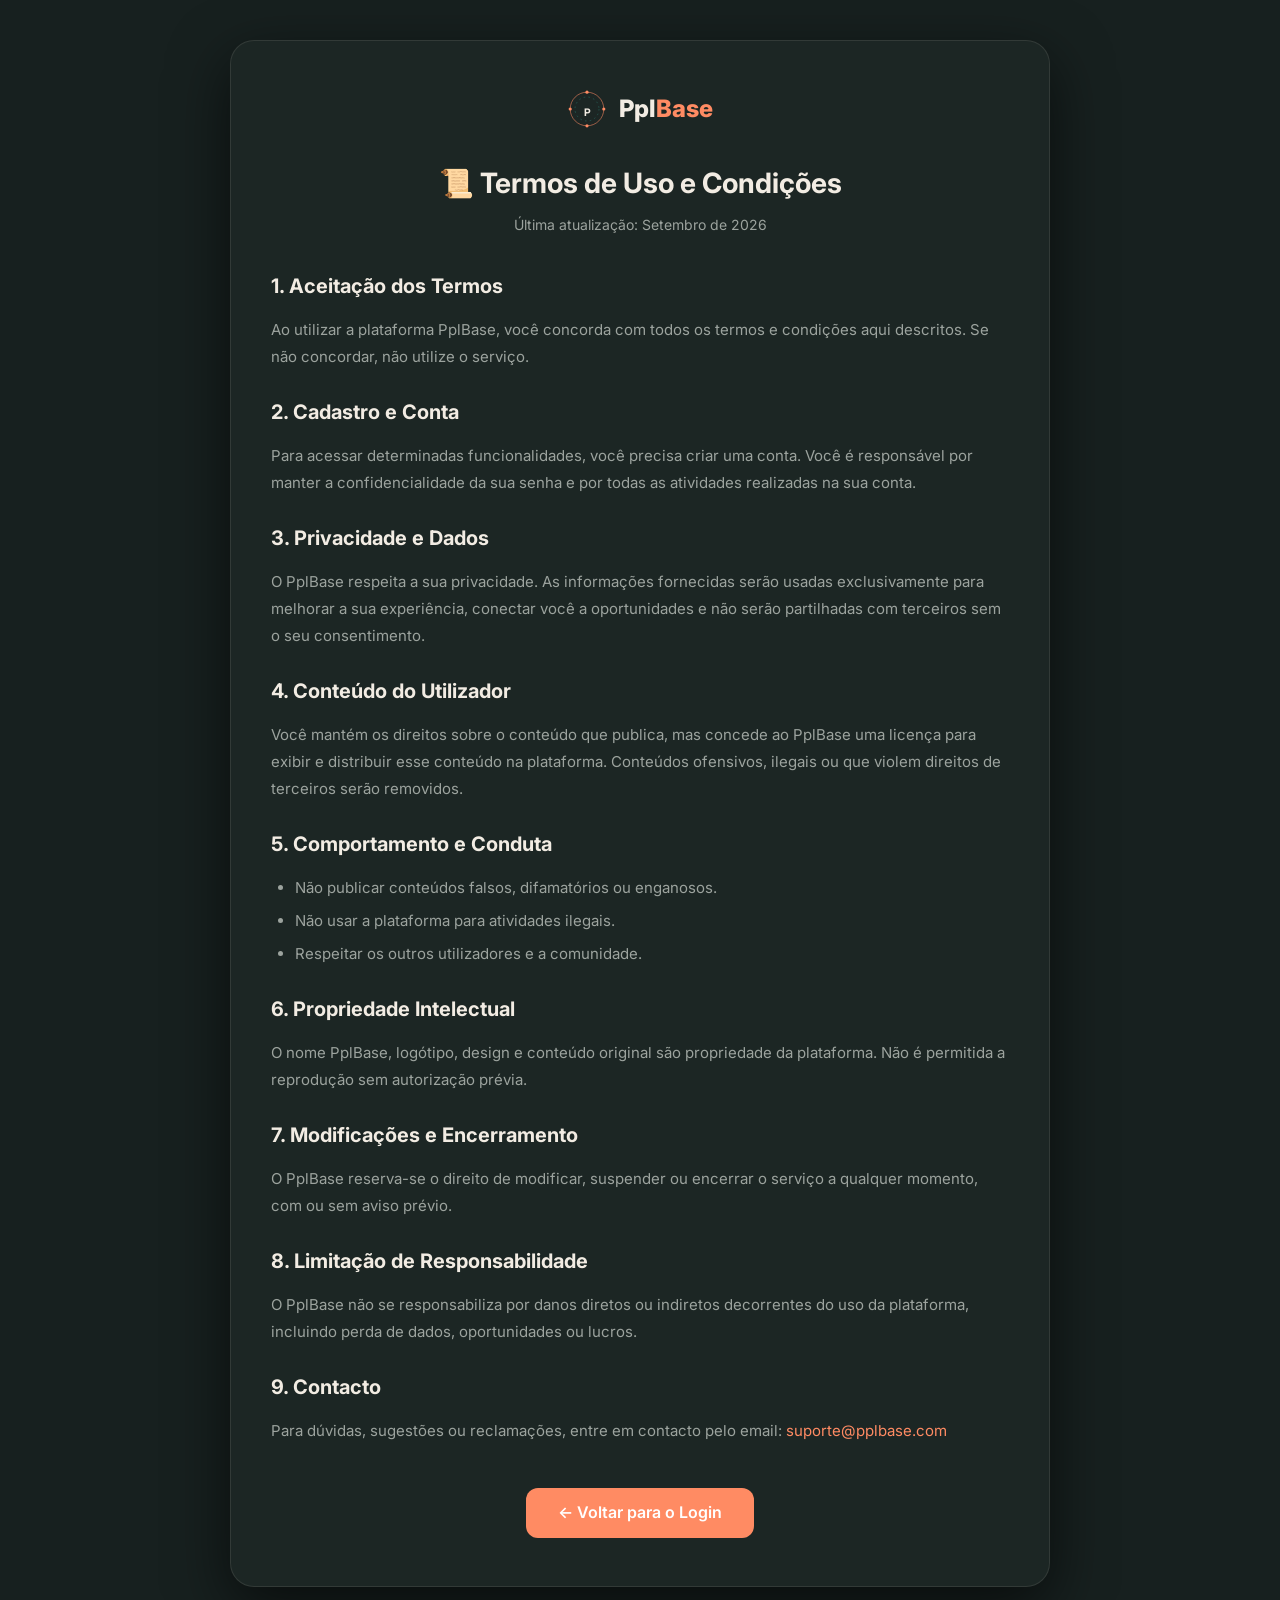
<file: frontend/termos.html>
<!DOCTYPE html>
<html lang="pt-BR" data-theme="dark">
<head>
    <meta charset="UTF-8">
    <meta name="viewport" content="width=device-width, initial-scale=1.0">
    <title>Termos e Condições - PplBase</title>
    <link rel="stylesheet" href="style.css">
    <link href="https://fonts.googleapis.com/css2?family=Inter:wght@400;500;600;700;800&display=swap" rel="stylesheet">
    <style>
        * {
            margin: 0;
            padding: 0;
            box-sizing: border-box;
        }
        body {
            font-family: 'Inter', sans-serif;
            background: var(--cor-fundo);
            color: var(--cor-texto);
            padding: 40px 20px;
            min-height: 100vh;
            display: flex;
            flex-direction: column;
            align-items: center;
        }
        .container {
            max-width: 820px;
            width: 100%;
            background: var(--cor-cartao);
            border: 1px solid var(--cor-borda);
            border-radius: 24px;
            padding: 48px 40px;
            box-shadow: 0 20px 60px rgba(0, 0, 0, 0.6);
        }
        .logo {
            display: flex;
            align-items: center;
            gap: 12px;
            margin-bottom: 32px;
            justify-content: center;
        }
        .logo-avatar {
            width: 40px;
            height: 40px;
        }
        .logo-svg {
            width: 100%;
            height: 100%;
            animation: girarLogo 8s linear infinite;
        }
        .logo-ring {
            fill: none;
            stroke: var(--cor-primaria);
            stroke-width: 2;
            opacity: 0.7;
        }
        .logo-ring-2 {
            stroke: var(--cor-secundaria);
            stroke-width: 1.5;
            stroke-dasharray: 4 8;
            animation: girarLogo 4s linear infinite reverse;
        }
        .logo-dot {
            fill: var(--cor-primaria);
            animation: pulsarDot 2s ease-in-out infinite;
        }
        .logo-dot:nth-child(3) { animation-delay: 0.5s; }
        .logo-dot:nth-child(4) { animation-delay: 1s; }
        .logo-dot:nth-child(5) { animation-delay: 1.5s; }
        .logo-letter {
            fill: var(--cor-texto);
            font-size: 26px;
            font-weight: 700;
            font-family: 'Inter', sans-serif;
            text-anchor: middle;
            dominant-baseline: central;
        }
        .logo-text {
            font-size: 24px;
            font-weight: 800;
            color: var(--cor-texto);
        }
        .logo-text .highlight {
            color: var(--cor-primaria);
        }
        @keyframes girarLogo {
            0% { transform: rotate(0deg); }
            100% { transform: rotate(360deg); }
        }
        @keyframes pulsarDot {
            0%, 100% { opacity: 0.3; r: 3; }
            50% { opacity: 1; r: 5; }
        }

        h1 {
            font-size: 28px;
            font-weight: 700;
            margin-bottom: 8px;
            text-align: center;
        }
        .subtitle {
            text-align: center;
            color: var(--cor-texto-secundario);
            font-size: 14px;
            margin-bottom: 32px;
        }

        .termos-content {
            color: var(--cor-texto-secundario);
            font-size: 15px;
            line-height: 1.8;
        }
        .termos-content h2 {
            color: var(--cor-texto);
            font-size: 20px;
            font-weight: 700;
            margin: 24px 0 12px;
        }
        .termos-content h3 {
            color: var(--cor-texto);
            font-size: 17px;
            font-weight: 600;
            margin: 18px 0 8px;
        }
        .termos-content p {
            margin-bottom: 12px;
        }
        .termos-content ul {
            padding-left: 24px;
            margin-bottom: 16px;
        }
        .termos-content ul li {
            margin-bottom: 6px;
        }
        .termos-content a {
            color: var(--cor-primaria);
            text-decoration: none;
        }
        .termos-content a:hover {
            text-decoration: underline;
        }

        .btn-voltar {
            display: inline-block;
            margin-top: 32px;
            padding: 12px 32px;
            background: var(--cor-primaria);
            color: #fff;
            border: none;
            border-radius: 12px;
            font-weight: 600;
            font-size: 16px;
            cursor: pointer;
            text-decoration: none;
            transition: all 0.3s;
            text-align: center;
        }
        .btn-voltar:hover {
            transform: translateY(-2px);
            box-shadow: 0 8px 30px rgba(255, 139, 99, 0.4);
        }
        .footer-center {
            text-align: center;
        }

        @media (max-width: 640px) {
            .container {
                padding: 24px 16px;
            }
            h1 {
                font-size: 22px;
            }
            .termos-content {
                font-size: 14px;
            }
            .termos-content h2 {
                font-size: 18px;
            }
        }
    </style>
</head>
<body>

<div class="container">
    <!-- Logo -->
    <div class="logo">
        <div class="logo-avatar">
            <svg class="logo-svg" viewBox="0 0 100 100">
                <circle class="logo-ring" cx="50" cy="50" r="42" />
                <circle class="logo-ring logo-ring-2" cx="50" cy="50" r="30" />
                <circle class="logo-dot" cx="50" cy="8" r="4" />
                <circle class="logo-dot" cx="50" cy="92" r="4" />
                <circle class="logo-dot" cx="8" cy="50" r="4" />
                <circle class="logo-dot" cx="92" cy="50" r="4" />
                <text class="logo-letter" x="50" y="58" text-anchor="middle">P</text>
            </svg>
        </div>
        <span class="logo-text">Ppl<span class="highlight">Base</span></span>
    </div>

    <h1>📜 Termos de Uso e Condições</h1>
    <p class="subtitle">Última atualização: Setembro de 2026</p>

    <div class="termos-content">

        <h2>1. Aceitação dos Termos</h2>
        <p>Ao utilizar a plataforma PplBase, você concorda com todos os termos e condições aqui descritos. Se não concordar, não utilize o serviço.</p>

        <h2>2. Cadastro e Conta</h2>
        <p>Para acessar determinadas funcionalidades, você precisa criar uma conta. Você é responsável por manter a confidencialidade da sua senha e por todas as atividades realizadas na sua conta.</p>

        <h2>3. Privacidade e Dados</h2>
        <p>O PplBase respeita a sua privacidade. As informações fornecidas serão usadas exclusivamente para melhorar a sua experiência, conectar você a oportunidades e não serão partilhadas com terceiros sem o seu consentimento.</p>

        <h2>4. Conteúdo do Utilizador</h2>
        <p>Você mantém os direitos sobre o conteúdo que publica, mas concede ao PplBase uma licença para exibir e distribuir esse conteúdo na plataforma. Conteúdos ofensivos, ilegais ou que violem direitos de terceiros serão removidos.</p>

        <h2>5. Comportamento e Conduta</h2>
        <ul>
            <li>Não publicar conteúdos falsos, difamatórios ou enganosos.</li>
            <li>Não usar a plataforma para atividades ilegais.</li>
            <li>Respeitar os outros utilizadores e a comunidade.</li>
        </ul>

        <h2>6. Propriedade Intelectual</h2>
        <p>O nome PplBase, logótipo, design e conteúdo original são propriedade da plataforma. Não é permitida a reprodução sem autorização prévia.</p>

        <h2>7. Modificações e Encerramento</h2>
        <p>O PplBase reserva-se o direito de modificar, suspender ou encerrar o serviço a qualquer momento, com ou sem aviso prévio.</p>

        <h2>8. Limitação de Responsabilidade</h2>
        <p>O PplBase não se responsabiliza por danos diretos ou indiretos decorrentes do uso da plataforma, incluindo perda de dados, oportunidades ou lucros.</p>

        <h2>9. Contacto</h2>
        <p>Para dúvidas, sugestões ou reclamações, entre em contacto pelo email: <a href="mailto:suporte@pplbase.com">suporte@pplbase.com</a></p>

    </div>

    <div class="footer-center">
        <a href="index.html" class="btn-voltar">← Voltar para o Login</a>
    </div>
</div>

<script src="tema.js"></script>
</body>
</html>
</file>
<file: frontend/style.css>
/* ============================================================
   PPLBASE — TEMA TERRACOTA / VERDE-PETRÓLEO
   Ícone giratório (P com auréola) NÃO é tocado.
   ============================================================ */

[data-theme="dark"] {
    --cor-fundo: #17201F;
    --cor-cartao: #1C2624;
    --cor-texto: #F2ECE3;
    --cor-texto-secundario: #9CA39E;
    --cor-primaria: #FF8B63;
    --cor-secundaria: #2E8C7D;
    --cor-destaque: #F2B705;
    --cor-borda: rgba(242, 236, 227, 0.10);
    --cor-hover: rgba(255, 139, 99, 0.10);
}

[data-theme="light"] {
    --cor-fundo: #FBF6EF;
    --cor-cartao: #FFFFFF;
    --cor-texto: #2B2621;
    --cor-texto-secundario: #6B625A;
    --cor-primaria: #D9663B;
    --cor-secundaria: #14524A;
    --cor-destaque: #E8A93A;
    --cor-borda: rgba(43, 38, 33, 0.10);
    --cor-hover: rgba(217, 102, 59, 0.08);
}

/* ============================================================ */
/* RESET */
/* ============================================================ */

* {
    margin: 0;
    padding: 0;
    box-sizing: border-box;
}

body {
    font-family: 'Inter', -apple-system, BlinkMacSystemFont, 'Segoe UI', Roboto, sans-serif;
    background: var(--cor-fundo);
    color: var(--cor-texto);
    line-height: 1.6;
    min-height: 100vh;
    transition: background-color 0.3s ease, color 0.3s ease;
}

a { text-decoration: none; color: inherit; }

.container {
    max-width: 1200px;
    margin: 0 auto;
    padding: 0 24px;
}

/* ============================================================ */
/* NAVBAR */
/* ============================================================ */

.navbar {
    padding: 16px 0;
    background: var(--cor-fundo);
    border-bottom: 1px solid var(--cor-borda);
    position: sticky;
    top: 0;
    z-index: 100;
    backdrop-filter: blur(12px);
    -webkit-backdrop-filter: blur(12px);
}

.navbar .container {
    display: flex;
    justify-content: space-between;
    align-items: center;
    flex-wrap: wrap;
    gap: 12px;
}

/* ============================================================ */
/* LOGO — ÍCONE GIRATÓRIO (NÃO MEXER) */
/* ============================================================ */

.logo {
    display: flex;
    align-items: center;
    gap: 12px;
    font-size: 22px;
    font-weight: 800;
}

.logo-avatar { width: 40px; height: 40px; flex-shrink: 0; }

.logo-svg {
    width: 100%;
    height: 100%;
    animation: girarLogo 8s linear infinite;
}

.logo-ring {
    fill: none;
    stroke: var(--cor-primaria);
    stroke-width: 2;
    opacity: 0.8;
}

.logo-ring-2 {
    stroke: var(--cor-secundaria);
    stroke-width: 1.5;
    stroke-dasharray: 4 8;
    animation: girarLogo 4s linear infinite reverse;
}

.logo-dot {
    fill: var(--cor-primaria);
    animation: pulsarDot 2s ease-in-out infinite;
}
.logo-dot:nth-child(3) { animation-delay: 0.5s; }
.logo-dot:nth-child(4) { animation-delay: 1s; }
.logo-dot:nth-child(5) { animation-delay: 1.5s; }

.logo-letter {
    fill: var(--cor-texto);
    font-size: 24px;
    font-weight: 700;
    font-family: 'Inter', sans-serif;
    text-anchor: middle;
    dominant-baseline: central;
}

.logo-text { color: var(--cor-texto); }
.logo-text .highlight { color: var(--cor-primaria); }

@keyframes girarLogo {
    0% { transform: rotate(0deg); }
    100% { transform: rotate(360deg); }
}

@keyframes pulsarDot {
    0%, 100% { opacity: 0.3; r: 3; }
    50% { opacity: 1; r: 5; }
}

/* ============================================================ */
/* NAV LINKS */
/* ============================================================ */

.nav-links {
    display: flex;
    align-items: center;
    gap: 8px;
    flex-wrap: wrap;
}

.nav-links a {
    color: var(--cor-texto-secundario);
    padding: 8px 16px;
    border-radius: 8px;
    font-weight: 500;
    font-size: 14px;
    transition: all 0.2s;
}

.nav-links a:hover,
.nav-links a.active {
    color: var(--cor-texto);
    background: var(--cor-hover);
}

.nav-links a.active { color: var(--cor-primaria); }

/* ============================================================ */
/* BOTÕES */
/* ============================================================ */

.btn {
    padding: 10px 24px;
    border: none;
    border-radius: 8px;
    font-weight: 600;
    font-size: 14px;
    cursor: pointer;
    transition: all 0.3s;
    display: inline-flex;
    align-items: center;
    gap: 8px;
}

.btn-primary,
.btn-primario {
    background: var(--cor-primaria);
    background-image: none;
    color: #FFFFFF;
}

.btn-primary:hover,
.btn-primario:hover {
    transform: translateY(-2px);
    box-shadow: 0 8px 30px rgba(255, 139, 99, 0.35);
}

.btn-outline {
    background: transparent;
    color: var(--cor-texto-secundario);
    border: 2px solid var(--cor-borda);
}

.btn-outline:hover {
    border-color: var(--cor-primaria);
    color: var(--cor-texto);
}

.btn-small { padding: 6px 16px; font-size: 13px; border-radius: 6px; }
.btn-full { width: 100%; padding: 14px; font-size: 16px; }

/* ============================================================ */
/* TOGGLE DE TEMA */
/* ============================================================ */

.theme-toggle { display: flex; align-items: center; }

.toggle-tema {
    width: 52px;
    height: 28px;
    border-radius: 999px;
    background: var(--cor-cartao);
    border: 1px solid var(--cor-borda);
    position: relative;
    cursor: pointer;
    padding: 0;
    transition: background 0.3s;
}

.toggle-tema::after {
    content: "";
    position: absolute;
    top: 2px;
    left: 2px;
    width: 22px;
    height: 22px;
    border-radius: 50%;
    background: var(--cor-primaria);
    transition: transform 0.2s ease;
}

[data-theme="light"] .toggle-tema::after {
    transform: translateX(24px);
}

/* ============================================================ */
/* CARDS */
/* ============================================================ */

.card,
.dashboard-card,
.feature-card,
.modulo-card,
.depoimento-card {
    background: var(--cor-cartao);
    border: 1px solid var(--cor-borda);
    border-radius: 16px;
    padding: 24px;
    transition: all 0.3s;
}

.card:hover,
.feature-card:hover,
.modulo-card:hover,
.depoimento-card:hover {
    border-color: var(--cor-primaria);
    transform: translateY(-4px);
}

/* ============================================================ */
/* AVATAR DE PERFIL — COR SÓLIDA (SEM GRADIENTE) */
/* ============================================================ */

.avatar-perfil,
.profile-avatar,
.feed-item .avatar,
.depoimento-card .avatar,
.sugestao-item .avatar {
    background: var(--cor-primaria);
    background-image: none;
    color: #FFFFFF;
    display: flex;
    align-items: center;
    justify-content: center;
    font-weight: 700;
}

/* ============================================================ */
/* FORMULÁRIOS */
/* ============================================================ */

.form-group { margin-bottom: 16px; }

.form-group label {
    display: block;
    font-weight: 500;
    color: var(--cor-texto);
    font-size: 14px;
    margin-bottom: 4px;
}

.form-group input,
.form-group select,
.form-group textarea {
    width: 100%;
    padding: 12px 16px;
    background: var(--cor-fundo);
    border: 2px solid var(--cor-borda);
    border-radius: 8px;
    color: var(--cor-texto);
    font-size: 14px;
    font-family: inherit;
    transition: border-color 0.2s;
}

.form-group input:focus,
.form-group select:focus,
.form-group textarea:focus {
    outline: none;
    border-color: var(--cor-primaria);
}

.form-group input::placeholder { color: var(--cor-texto-secundario); }

/* ============================================================ */
/* MODAL */
/* ============================================================ */

.modal {
    display: none;
    position: fixed;
    inset: 0;
    background: rgba(0, 0, 0, 0.7);
    backdrop-filter: blur(8px);
    z-index: 1000;
    align-items: center;
    justify-content: center;
    padding: 20px;
}

.modal.active { display: flex; }

.modal-content {
    background: var(--cor-cartao);
    border: 1px solid var(--cor-borda);
    border-radius: 16px;
    padding: 32px;
    max-width: 480px;
    width: 100%;
    max-height: 90vh;
    overflow-y: auto;
    position: relative;
}

.modal-close {
    position: absolute;
    top: 12px;
    right: 16px;
    font-size: 28px;
    cursor: pointer;
    color: var(--cor-texto-secundario);
    background: none;
    border: none;
}

.modal-close:hover { color: var(--cor-texto); }

/* ============================================================ */
/* MENU 3 BARRAS */
/* ============================================================ */

.side-menu .menu-icon,
.btn-menu {
    width: 48px;
    height: 48px;
    border-radius: 50%;
    background: var(--cor-primaria);
    background-image: none;
    border: none;
    color: #FFFFFF;
    display: flex;
    align-items: center;
    justify-content: center;
    cursor: pointer;
    box-shadow: 0 4px 20px rgba(255, 139, 99, 0.35);
    transition: all 0.3s;
}

.side-menu .menu-icon:hover,
.btn-menu:hover { transform: scale(1.05); }

.side-menu .menu-dropdown {
    background: var(--cor-cartao);
    border: 1px solid var(--cor-borda);
    border-radius: 12px;
}

.side-menu .menu-dropdown button { color: var(--cor-texto); }
.side-menu .menu-dropdown button:hover { background: var(--cor-hover); }

/* ============================================================ */
/* TAGS */
/* ============================================================ */

.tag {
    display: inline-block;
    background: var(--cor-fundo);
    color: var(--cor-primaria);
    padding: 4px 12px;
    border-radius: 20px;
    font-size: 13px;
    margin: 3px;
    border: 1px solid var(--cor-borda);
}

/* ============================================================ */
/* FOOTER */
/* ============================================================ */

footer {
    padding: 40px 0;
    border-top: 1px solid var(--cor-borda);
    text-align: center;
    color: var(--cor-texto-secundario);
    font-size: 14px;
}

/* ============================================================ */
/* NOTIFICAÇÕES */
/* ============================================================ */

.notification-badge {
    background: var(--cor-primaria);
    color: #FFFFFF;
}

/* ============================================================ */
/* MENSAGENS */
/* ============================================================ */

.form-message.success { color: var(--cor-secundaria); }
.form-message.error { color: #EF4444; }

/* ============================================================ */
/* RESPONSIVO */
/* ============================================================ */

@media (max-width: 768px) {
    .nav-links a { padding: 6px 10px; font-size: 13px; }
    .logo-text { font-size: 18px; }
    .logo-avatar { width: 32px; height: 32px; }
    .btn-primary { padding: 8px 16px; font-size: 13px; }
    .modal-content { padding: 24px; }
}

/* ============================================================ */
/* CORREÇÕES PARA O LIGHT MODE */
/* ============================================================ */

/* Garantir que inputs e selects no light mode tenham fundo visível */
[data-theme="light"] .form-group input,
[data-theme="light"] .form-group select,
[data-theme="light"] .form-group textarea {
    background: #FFFFFF;
    border-color: rgba(43, 38, 33, 0.15);
    color: #2B2621;
}

/* Placeholder no light mode */
[data-theme="light"] .form-group input::placeholder {
    color: #9C948C;
}

/* Modal no light mode */
[data-theme="light"] .modal-content {
    background: #FFFFFF;
    border: 1px solid rgba(43, 38, 33, 0.10);
    box-shadow: 0 20px 60px rgba(0, 0, 0, 0.15);
}

/* Navbar no light mode */
[data-theme="light"] .navbar {
    background: rgba(251, 246, 239, 0.95);
    border-bottom-color: rgba(43, 38, 33, 0.10);
}

/* Botão outline no light mode */
[data-theme="light"] .btn-outline {
    color: #2B2621;
    border-color: rgba(43, 38, 33, 0.20);
}

[data-theme="light"] .btn-outline:hover {
    border-color: var(--cor-primaria);
    color: var(--cor-primaria);
}

/* Cards no light mode */
[data-theme="light"] .card,
[data-theme="light"] .dashboard-card,
[data-theme="light"] .feature-card,
[data-theme="light"] .modulo-card,
[data-theme="light"] .depoimento-card {
    background: #FFFFFF;
    border-color: rgba(43, 38, 33, 0.10);
    box-shadow: 0 2px 8px rgba(0, 0, 0, 0.04);
}

/* Nav links no light mode */
[data-theme="light"] .nav-links a:hover,
[data-theme="light"] .nav-links a.active {
    background: rgba(217, 102, 59, 0.10);
}

/* Menu dropdown no light mode */
[data-theme="light"] .side-menu .menu-dropdown {
    background: #FFFFFF;
    border-color: rgba(43, 38, 33, 0.10);
}

/* Tags no light mode */
[data-theme="light"] .tag {
    background: rgba(217, 102, 59, 0.08);
    border-color: rgba(43, 38, 33, 0.10);
}

/* Logo letter no light mode */
[data-theme="light"] .logo-letter {
    fill: #2B2621;
}

/* Footer no light mode */
[data-theme="light"] footer {
    border-top-color: rgba(43, 38, 33, 0.10);
    color: #6B625A;
}

/* Botão toggle no light mode */
[data-theme="light"] .toggle-tema {
    background: #FFFFFF;
    border-color: rgba(43, 38, 33, 0.20);
}

/* ============================================================ */
/* BOTÃO GOOGLE — CORES FIXAS */
/* ============================================================ */

.btn-google,
button.btn-google {
    background: #FFFFFF !important;
    background-image: none !important;
    color: #1A1D2E !important;
    border: 2px solid var(--cor-borda) !important;
    padding: 14px !important;
    border-radius: 12px !important;
    font-weight: 600 !important;
    font-size: 16px !important;
    cursor: pointer !important;
    display: flex !important;
    align-items: center !important;
    justify-content: center !important;
    gap: 12px !important;
    width: 100% !important;
    transition: all 0.3s !important;
    text-decoration: none !important;
}

.btn-google:hover {
    background: #F5F5F5 !important;
    transform: translateY(-2px) !important;
    box-shadow: 0 8px 30px rgba(0, 0, 0, 0.15) !important;
}

.btn-google svg {
    width: 24px !important;
    height: 24px !important;
    flex-shrink: 0 !important;
}

.btn-google span {
    color: #1A1D2E !important;
}

/* Light mode */
[data-theme="light"] .btn-google,
[data-theme="light"] button.btn-google {
    background: #FFFFFF !important;
    color: #2B2621 !important;
    border-color: rgba(43, 38, 33, 0.15) !important;
}

[data-theme="light"] .btn-google span {
    color: #2B2621 !important;
}
</file>
